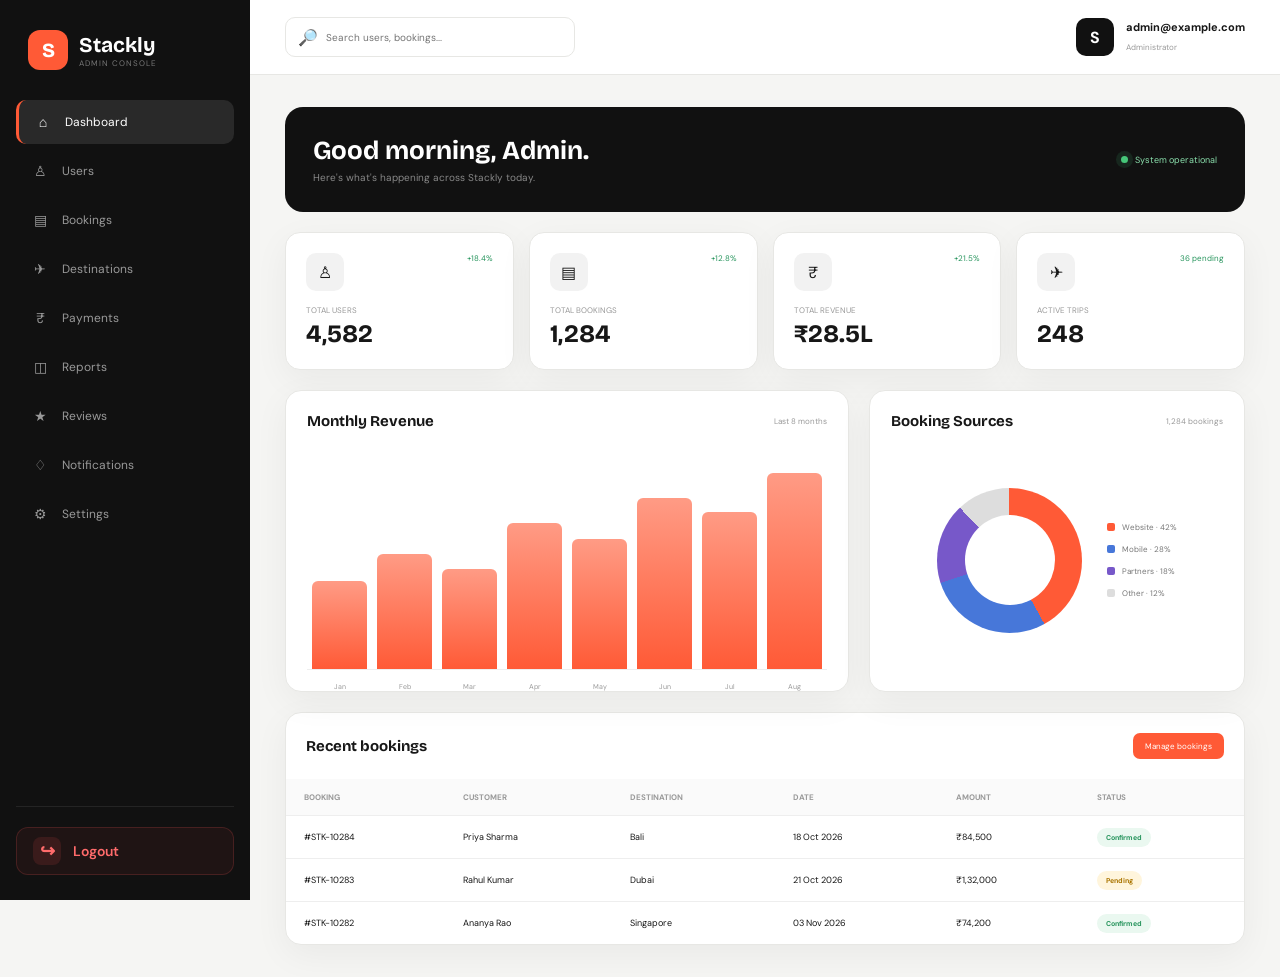
<file: admin-dashboard.html>
<!DOCTYPE html>
<html lang="en">

<head>

<meta charset="UTF-8">

<meta
    name="viewport"
    content="width=device-width, initial-scale=1.0"
>

<title>Stackly — Admin Dashboard</title>

<link
    rel="preconnect"
    href="https://fonts.googleapis.com"
>

<link
    rel="preconnect"
    href="https://fonts.gstatic.com"
    crossorigin
>

<link
    href="https://fonts.googleapis.com/css2?family=Bricolage+Grotesque:wght@400;500;600;700;800&family=DM+Sans:wght@400;500;600;700&display=swap"
    rel="stylesheet"
>


<style>

:root{

    --black:#111111;
    --dark:#181818;
    --orange:#ff5a36;

    --bg:#f5f5f3;
    --white:#fff;

    --text:#171717;
    --muted:#858585;

    --border:#e7e7e4;

    --green:#26945c;
    --red:#dc4b42;
    --blue:#4777d9;
    --purple:#7758c9;

    --shadow:
        0 10px 35px rgba(0,0,0,.05);

}


*{
    margin:0;
    padding:0;
    box-sizing:border-box;
}


body{

    font-family:
        "DM Sans",
        sans-serif;

    background:var(--bg);

    color:var(--text);

}


button,
input,
select{

    font:inherit;

}


button{

    cursor:pointer;

}


a{

    text-decoration:none;

    color:inherit;

}


/* =========================================================
   SIDEBAR
========================================================= */

.sidebar{

    position:fixed;

    left:0;
    top:0;
    bottom:0;

    width:250px;

    background:#111;

    color:#fff;

    z-index:1000;

    padding:25px 16px;

    display:flex;

    flex-direction:column;

}


.logo{

    display:flex;

    align-items:center;

    gap:11px;

    padding:
        5px 12px 30px;

}


.logo-icon{

    width:40px;
    height:40px;

    border-radius:12px;

    background:var(--orange);

    display:grid;

    place-items:center;

    font-family:
        "Bricolage Grotesque";

    font-weight:800;

    font-size:20px;

}


.logo strong{

    font-family:
        "Bricolage Grotesque";

    font-size:21px;

}


.logo small{

    display:block;

    color:#777;

    font-size:8px;

    letter-spacing:1px;

    text-transform:uppercase;

}


.nav{

    display:flex;

    flex-direction:column;

    gap:5px;

}


.nav button{

    width:100%;

    border:0;

    background:transparent;

    color:#999;

    padding:13px 14px;

    border-radius:10px;

    display:flex;

    align-items:center;

    gap:12px;

    text-align:left;

    font-size:12px;

    transition:.25s;

}


.nav button:hover{

    color:#fff;

    background:#1d1d1d;

}


.nav button.active{

    color:#fff;

    background:#292929;

    border-left:
        3px solid var(--orange);

}


.nav-icon{

    width:20px;

    text-align:center;

    font-size:14px;

}


.sidebar-bottom{

    margin-top:auto;

}


.logout{

    color:#ff9180!important;

}


/* =========================================================
   MAIN
========================================================= */

.main{

    margin-left:250px;

    min-height:100vh;

}


.topbar{

    height:75px;

    background:#fff;

    border-bottom:
        1px solid var(--border);

    display:flex;

    align-items:center;

    justify-content:space-between;

    padding:
        0 35px;

    position:sticky;

    top:0;

    z-index:500;

}


.mobile-menu{

    display:none;

    width:40px;
    height:40px;

    border:0;

    border-radius:10px;

    background:#111;

    color:#fff;

    font-size:19px;

}


.search{

    width:290px;

    height:40px;

    border:
        1px solid var(--border);

    border-radius:10px;

    display:flex;

    align-items:center;

    padding:
        0 12px;

    gap:8px;

}


.search input{

    border:0;

    outline:0;

    width:100%;

    font-size:10px;

}


.admin-info{

    display:flex;

    align-items:center;

    gap:12px;

}


.admin-avatar{

    width:38px;
    height:38px;

    border-radius:10px;

    background:#111;

    color:#fff;

    display:grid;

    place-items:center;

    font-weight:700;

}


.admin-info strong{

    display:block;

    font-size:11px;

}


.admin-info span{

    color:#999;

    font-size:8px;

}


/* =========================================================
   CONTENT
========================================================= */

.content{

    padding:
        32px 35px;

}


.page{

    display:none;

}


.page.active{

    display:block;

    animation:
        pageIn .3s ease;

}


@keyframes pageIn{

    from{
        opacity:0;
        transform:translateY(8px);
    }

    to{
        opacity:1;
        transform:translateY(0);
    }

}


.page-heading{

    margin-bottom:25px;

}


.page-heading h1{

    font-family:
        "Bricolage Grotesque";

    font-size:30px;

    letter-spacing:-1px;

}


.page-heading p{

    margin-top:5px;

    color:#888;

    font-size:10px;

}


/* =========================================================
   ADMIN HERO
========================================================= */

.admin-hero{

    background:#111;

    color:#fff;

    padding:28px;

    border-radius:18px;

    margin-bottom:20px;

    display:flex;

    justify-content:space-between;

    align-items:center;

}


.admin-hero h1{

    font-family:
        "Bricolage Grotesque";

    font-size:26px;

}


.admin-hero p{

    color:#888;

    font-size:10px;

    margin-top:5px;

}


.live{

    display:flex;

    align-items:center;

    gap:7px;

    color:#8be0ad;

    font-size:9px;

}


.live-dot{

    width:7px;
    height:7px;

    border-radius:50%;

    background:#46c779;

    box-shadow:
        0 0 0 5px
        rgba(70,199,121,.12);

}


/* =========================================================
   STATISTICS
========================================================= */

.stats{

    display:grid;

    grid-template-columns:
        repeat(4,1fr);

    gap:15px;

    margin-bottom:20px;

}


.stat{

    background:#fff;

    border:
        1px solid var(--border);

    border-radius:15px;

    padding:20px;

    box-shadow:var(--shadow);

}


.stat-head{

    display:flex;

    justify-content:space-between;

}


.stat-icon{

    width:38px;
    height:38px;

    display:grid;

    place-items:center;

    border-radius:10px;

    background:#f2f2f2;

}


.stat small{

    display:block;

    color:#999;

    font-size:8px;

    margin-top:14px;

}


.stat strong{

    display:block;

    font-family:
        "Bricolage Grotesque";

    font-size:25px;

    margin-top:4px;

}


.stat-change{

    font-size:8px;

    color:var(--green);

}


/* =========================================================
   CHART GRID
========================================================= */

.chart-grid{

    display:grid;

    grid-template-columns:
        1.5fr 1fr;

    gap:20px;

    margin-bottom:20px;

}


.card{

    background:#fff;

    border:
        1px solid var(--border);

    border-radius:16px;

    padding:21px;

    box-shadow:var(--shadow);

}


.card-title{

    display:flex;

    align-items:center;

    justify-content:space-between;

    margin-bottom:20px;

}


.card-title h3{

    font-family:
        "Bricolage Grotesque";

    font-size:15px;

}


.card-title span{

    color:#999;

    font-size:8px;

}


/* =========================================================
   REVENUE CHART
========================================================= */

.revenue-chart{

    height:220px;

    display:flex;

    align-items:flex-end;

    gap:10px;

    border-bottom:
        1px solid #eee;

    padding:
        10px 5px 0;

}


.revenue-bar{

    flex:1;

    background:
        linear-gradient(
            to top,
            #ff5a36,
            #ff9b85
        );

    border-radius:
        6px 6px 0 0;

    position:relative;

    min-height:20px;

}


.revenue-bar span{

    position:absolute;

    bottom:-22px;

    left:50%;

    transform:
        translateX(-50%);

    color:#999;

    font-size:7px;

}


/* =========================================================
   DONUT
========================================================= */

.donut-wrap{

    display:flex;

    align-items:center;

    justify-content:center;

    gap:25px;

    height:220px;

}


.donut{

    width:145px;
    height:145px;

    border-radius:50%;

    background:
        conic-gradient(
            var(--orange) 0 42%,
            var(--blue) 42% 70%,
            var(--purple) 70% 88%,
            #ddd 88% 100%
        );

    display:grid;

    place-items:center;

}


.donut:after{

    content:"";

    width:90px;
    height:90px;

    background:#fff;

    border-radius:50%;

}


.legend{

    display:flex;

    flex-direction:column;

    gap:12px;

}


.legend div{

    display:flex;

    align-items:center;

    gap:7px;

    font-size:8px;

    color:#777;

}


.legend i{

    width:8px;
    height:8px;

    border-radius:2px;

    display:block;

}


.l1{background:var(--orange);}
.l2{background:var(--blue);}
.l3{background:var(--purple);}
.l4{background:#ddd;}


/* =========================================================
   TABLE
========================================================= */

.table-card{

    background:#fff;

    border:
        1px solid var(--border);

    border-radius:16px;

    overflow:hidden;

    box-shadow:var(--shadow);

}


.table-head{

    padding:20px;

    display:flex;

    align-items:center;

    justify-content:space-between;

}


.table-head h3{

    font-family:
        "Bricolage Grotesque";

    font-size:15px;

}


.table-head button{

    border:0;

    background:var(--orange);

    color:#fff;

    padding:
        8px 12px;

    border-radius:7px;

    font-size:8px;

}


.table-wrap{

    overflow-x:auto;

}


table{

    width:100%;

    border-collapse:collapse;

    min-width:700px;

}


th{

    padding:
        13px 18px;

    background:#fafafa;

    color:#999;

    font-size:8px;

    text-transform:uppercase;

    text-align:left;

}


td{

    padding:
        15px 18px;

    border-top:
        1px solid #eee;

    font-size:9px;

}


.status{

    padding:
        5px 9px;

    border-radius:20px;

    font-size:7px;

    font-weight:700;

}


.active-status{

    background:#eaf8f0;

    color:var(--green);

}


.pending{

    background:#fff5dc;

    color:#aa7500;

}


.blocked{

    background:#ffeded;

    color:var(--red);

}


.actions{

    display:flex;

    gap:5px;

}


.action{

    border:0;

    padding:
        6px 9px;

    border-radius:6px;

    font-size:7px;

}


.view{

    background:#eef3ff;

    color:var(--blue);

}


.edit{

    background:#fff5e9;

    color:#b36b00;

}


.delete{

    background:#fff0ef;

    color:var(--red);

}


/* =========================================================
   FILTERS
========================================================= */

.filters{

    display:flex;

    gap:7px;

    margin-bottom:15px;

}


.filter{

    border:
        1px solid var(--border);

    background:#fff;

    padding:
        8px 13px;

    border-radius:8px;

    color:#888;

    font-size:8px;

}


.filter.active{

    background:#111;

    color:#fff;

    border-color:#111;

}


/* =========================================================
   DESTINATIONS
========================================================= */

.destination-grid{

    display:grid;

    grid-template-columns:
        repeat(3,1fr);

    gap:18px;

}


.destination{

    background:#fff;

    border:
        1px solid var(--border);

    border-radius:16px;

    overflow:hidden;

    box-shadow:var(--shadow);

}


.destination-image{

    height:130px;

    background:
        linear-gradient(
            180deg,
            transparent,
            rgba(0,0,0,.65)
        ),
        url("img/blog-1.webp")
        center/cover;

}


.destination-body{

    padding:17px;

}


.destination-body h3{

    font-family:
        "Bricolage Grotesque";

    font-size:17px;

}


.destination-body p{

    color:#999;

    font-size:8px;

    margin-top:4px;

}


.destination-meta{

    display:flex;

    justify-content:space-between;

    margin-top:14px;

    font-size:8px;

}


.destination-actions{

    display:flex;

    gap:6px;

    margin-top:14px;

}


.destination-actions button{

    flex:1;

}


/* =========================================================
   REPORTS
========================================================= */

.report-grid{

    display:grid;

    grid-template-columns:
        repeat(2,1fr);

    gap:18px;

}


.report-card{

    background:#fff;

    border:
        1px solid var(--border);

    border-radius:16px;

    padding:22px;

}


.report-card h3{

    font-family:
        "Bricolage Grotesque";

    font-size:16px;

}


.report-card p{

    color:#999;

    font-size:9px;

    margin-top:5px;

}


.report-number{

    margin-top:22px;

    font-family:
        "Bricolage Grotesque";

    font-size:32px;

}


.progress{

    height:7px;

    border-radius:10px;

    background:#eee;

    margin-top:15px;

    overflow:hidden;

}


.progress span{

    display:block;

    height:100%;

    background:var(--orange);

    border-radius:10px;

}


/* =========================================================
   REVIEWS
========================================================= */

.review-list{

    display:flex;

    flex-direction:column;

    gap:12px;

}


.review{

    background:#fff;

    border:
        1px solid var(--border);

    border-radius:14px;

    padding:18px;

}


.review-top{

    display:flex;

    justify-content:space-between;

}


.review-user{

    display:flex;

    gap:10px;

    align-items:center;

}


.review-avatar{

    width:35px;
    height:35px;

    border-radius:50%;

    background:#eee;

    display:grid;

    place-items:center;

    font-size:10px;

    font-weight:700;

}


.review-user strong{

    display:block;

    font-size:10px;

}


.review-user span{

    color:#999;

    font-size:8px;

}


.stars{

    color:#f4a72c;

    font-size:11px;

}


.review p{

    color:#777;

    font-size:9px;

    line-height:1.6;

    margin-top:12px;

}


.review-actions{

    margin-top:12px;

    display:flex;

    gap:7px;

}


/* =========================================================
   SETTINGS
========================================================= */

.settings-grid{

    display:grid;

    grid-template-columns:
        1fr 1fr;

    gap:18px;

}


.setting{

    background:#fff;

    border:
        1px solid var(--border);

    border-radius:16px;

    padding:22px;

}


.setting h3{

    font-family:
        "Bricolage Grotesque";

    font-size:15px;

    margin-bottom:18px;

}


.setting-row{

    display:flex;

    justify-content:space-between;

    align-items:center;

    padding:
        14px 0;

    border-top:
        1px solid #eee;

}


.setting-row span{

    font-size:10px;

}


.setting-row small{

    display:block;

    color:#999;

    font-size:8px;

    margin-top:3px;

}


.toggle{

    width:40px;
    height:22px;

    border:0;

    border-radius:20px;

    background:#ddd;

    position:relative;

}


.toggle:after{

    content:"";

    position:absolute;

    width:16px;
    height:16px;

    border-radius:50%;

    background:#fff;

    top:3px;
    left:3px;

    transition:.2s;

}


.toggle.on{

    background:var(--orange);

}


.toggle.on:after{

    left:21px;

}


/* =========================================================
   RESPONSIVE
========================================================= */

@media(max-width:1000px){

    .sidebar{
        transform:
            translateX(-100%);

        transition:.3s;

    }


    .sidebar.open{

        transform:
            translateX(0);

    }


    .main{

        margin-left:0;

    }


    .mobile-menu{

        display:block;

    }


    .search{

        display:none;

    }


    .topbar{

        padding:
            0 18px;

    }


    .content{

        padding:
            22px 18px;

    }


    .stats{

        grid-template-columns:
            repeat(2,1fr);

    }


    .chart-grid{

        grid-template-columns:
            1fr;

    }


    .destination-grid{

        grid-template-columns:
            repeat(2,1fr);

    }

}


@media(max-width:600px){

    .admin-info > div:not(.admin-avatar){
        display:block;
        min-width:0;
        max-width:145px;
    }

    .admin-info strong{
        display:block;
        overflow:hidden;
        text-overflow:ellipsis;
        white-space:nowrap;

    }


    .admin-hero{

        display:block;

    }


    .live{

        margin-top:15px;

    }


    .stats{

        gap:10px;

    }


    .stat{

        padding:15px;

    }


    .stat strong{

        font-size:21px;

    }


    .destination-grid{

        grid-template-columns:
            1fr;

    }


    .report-grid{

        grid-template-columns:
            1fr;

    }


    .settings-grid{

        grid-template-columns:
            1fr;

    }


    .page-heading h1{

        font-size:25px;

    }

}
.sidebar-bottom {
    margin-top: auto;
    padding-top: 20px;
    border-top: 1px solid rgba(255,255,255,0.08);
}

.logout-btn {
    width: 100%;
    height: 48px;
    border: 1px solid rgba(255, 90, 90, 0.18);
    border-radius: 12px;
    background: rgba(255, 70, 70, 0.06);
    color: #ff6b6b;
    display: flex;
    align-items: center;
    justify-content: flex-start;
    gap: 12px;
    padding: 0 16px;
    font-size: 14px;
    font-weight: 600;
    cursor: pointer;
    transition: all 0.25s ease;
}

.logout-icon {
    width: 28px;
    height: 28px;
    border-radius: 8px;
    display: flex;
    align-items: center;
    justify-content: center;
    background: rgba(255, 80, 80, 0.12);
    font-size: 18px;
    font-weight: 700;
    transition: all 0.25s ease;
}

.logout-btn:hover {
    background: #ff4d4d;
    border-color: #ff4d4d;
    color: #fff;
    transform: translateY(-2px);
    box-shadow: 0 8px 20px rgba(255, 77, 77, 0.20);
}

.logout-btn:hover .logout-icon {
    background: rgba(255,255,255,0.18);
    transform: translateX(3px);
}

.logout-btn:active {
    transform: translateY(0);
}
</style>

</head>


<body>


<!-- =====================================================
     ADMIN SIDEBAR
====================================================== -->

<aside class="sidebar" id="sidebar">


    <a
        class="logo"
        href="#"
        onclick="showPage('dashboard');return false;"
    >

        <span class="logo-icon">
            S
        </span>

        <span>

            <strong>
                Stackly
            </strong>

            <small>
                Admin Console
            </small>

        </span>

    </a>


    <nav class="nav">


        <button
            class="active"
            data-page="dashboard"
        >
            <span class="nav-icon">⌂</span>
            Dashboard
        </button>


        <button data-page="users">
            <span class="nav-icon">♙</span>
            Users
        </button>


        <button data-page="bookings">
            <span class="nav-icon">▤</span>
            Bookings
        </button>


        <button data-page="destinations">
            <span class="nav-icon">✈</span>
            Destinations
        </button>


        <button data-page="payments">
            <span class="nav-icon">₹</span>
            Payments
        </button>


        <button data-page="reports">
            <span class="nav-icon">◫</span>
            Reports
        </button>


        <button data-page="reviews">
            <span class="nav-icon">★</span>
            Reviews
        </button>


        <button data-page="notifications">
            <span class="nav-icon">♢</span>
            Notifications
        </button>


        <button data-page="settings">
            <span class="nav-icon">⚙</span>
            Settings
        </button>


    </nav>


<div class="sidebar-bottom">
    <button class="logout-btn" onclick="logout()">
        <span class="logout-icon">↪</span>
        <span>Logout</span>
    </button>
</div>
    </div>


</aside>


<!-- =====================================================
     MAIN
====================================================== -->

<div class="main">


    <header class="topbar">


        <button
            class="mobile-menu"
            id="menuBtn"
        >
            ☰
        </button>


        <div class="search">

            🔎

            <input
                type="text"
                placeholder="Search users, bookings..."
            >

        </div>


        <div class="admin-info">


            <div class="admin-avatar">
                S
            </div>


            <div>

                <strong id="adminEmail">
                    admin@example.com
                </strong>

                <span>
                    Administrator
                </span>

            </div>


        </div>


    </header>



    <main class="content">


        <!-- =================================================
             DASHBOARD
        ================================================== -->

        <section
            class="page active"
            id="dashboard"
        >


            <div class="admin-hero">

                <div>

                    <h1>
                        Good morning, Admin.
                    </h1>

                    <p>
                        Here's what's happening across Stackly today.
                    </p>

                </div>


                <div class="live">

                    <span class="live-dot"></span>

                    System operational

                </div>

            </div>



            <div class="stats">


                <div class="stat">

                    <div class="stat-head">

                        <span class="stat-icon">
                            ♙
                        </span>

                        <span class="stat-change">
                            +18.4%
                        </span>

                    </div>

                    <small>
                        TOTAL USERS
                    </small>

                    <strong>
                        4,582
                    </strong>

                </div>


                <div class="stat">

                    <div class="stat-head">

                        <span class="stat-icon">
                            ▤
                        </span>

                        <span class="stat-change">
                            +12.8%
                        </span>

                    </div>

                    <small>
                        TOTAL BOOKINGS
                    </small>

                    <strong>
                        1,284
                    </strong>

                </div>


                <div class="stat">

                    <div class="stat-head">

                        <span class="stat-icon">
                            ₹
                        </span>

                        <span class="stat-change">
                            +21.5%
                        </span>

                    </div>

                    <small>
                        TOTAL REVENUE
                    </small>

                    <strong>
                        ₹28.5L
                    </strong>

                </div>


                <div class="stat">

                    <div class="stat-head">

                        <span class="stat-icon">
                            ✈
                        </span>

                        <span class="stat-change">
                            36 pending
                        </span>

                    </div>

                    <small>
                        ACTIVE TRIPS
                    </small>

                    <strong>
                        248
                    </strong>

                </div>


            </div>



            <div class="chart-grid">


                <div class="card">

                    <div class="card-title">

                        <h3>
                            Monthly Revenue
                        </h3>

                        <span>
                            Last 8 months
                        </span>

                    </div>


                    <div class="revenue-chart">

                        <div
                            class="revenue-bar"
                            style="height:42%"
                        >
                            <span>Jan</span>
                        </div>

                        <div
                            class="revenue-bar"
                            style="height:55%"
                        >
                            <span>Feb</span>
                        </div>

                        <div
                            class="revenue-bar"
                            style="height:48%"
                        >
                            <span>Mar</span>
                        </div>

                        <div
                            class="revenue-bar"
                            style="height:70%"
                        >
                            <span>Apr</span>
                        </div>

                        <div
                            class="revenue-bar"
                            style="height:62%"
                        >
                            <span>May</span>
                        </div>

                        <div
                            class="revenue-bar"
                            style="height:82%"
                        >
                            <span>Jun</span>
                        </div>

                        <div
                            class="revenue-bar"
                            style="height:75%"
                        >
                            <span>Jul</span>
                        </div>

                        <div
                            class="revenue-bar"
                            style="height:94%"
                        >
                            <span>Aug</span>
                        </div>

                    </div>

                </div>



                <div class="card">

                    <div class="card-title">

                        <h3>
                            Booking Sources
                        </h3>

                        <span>
                            1,284 bookings
                        </span>

                    </div>


                    <div class="donut-wrap">

                        <div class="donut"></div>


                        <div class="legend">

                            <div>
                                <i class="l1"></i>
                                Website · 42%
                            </div>

                            <div>
                                <i class="l2"></i>
                                Mobile · 28%
                            </div>

                            <div>
                                <i class="l3"></i>
                                Partners · 18%
                            </div>

                            <div>
                                <i class="l4"></i>
                                Other · 12%
                            </div>

                        </div>

                    </div>

                </div>


            </div>



            <div class="table-card">


                <div class="table-head">

                    <h3>
                        Recent bookings
                    </h3>

                    <button
                        onclick="showPage('bookings')"
                    >
                        Manage bookings
                    </button>

                </div>


                <div class="table-wrap">


                    <table>


                        <thead>

                            <tr>

                                <th>
                                    Booking
                                </th>

                                <th>
                                    Customer
                                </th>

                                <th>
                                    Destination
                                </th>

                                <th>
                                    Date
                                </th>

                                <th>
                                    Amount
                                </th>

                                <th>
                                    Status
                                </th>

                            </tr>

                        </thead>


                        <tbody>


                            <tr>

                                <td>
                                    #STK-10284
                                </td>

                                <td>
                                    Priya Sharma
                                </td>

                                <td>
                                    Bali
                                </td>

                                <td>
                                    18 Oct 2026
                                </td>

                                <td>
                                    ₹84,500
                                </td>

                                <td>
                                    <span class="status active-status">
                                        Confirmed
                                    </span>
                                </td>

                            </tr>


                            <tr>

                                <td>
                                    #STK-10283
                                </td>

                                <td>
                                    Rahul Kumar
                                </td>

                                <td>
                                    Dubai
                                </td>

                                <td>
                                    21 Oct 2026
                                </td>

                                <td>
                                    ₹1,32,000
                                </td>

                                <td>
                                    <span class="status pending">
                                        Pending
                                    </span>
                                </td>

                            </tr>


                            <tr>

                                <td>
                                    #STK-10282
                                </td>

                                <td>
                                    Ananya Rao
                                </td>

                                <td>
                                    Singapore
                                </td>

                                <td>
                                    03 Nov 2026
                                </td>

                                <td>
                                    ₹74,200
                                </td>

                                <td>
                                    <span class="status active-status">
                                        Confirmed
                                    </span>
                                </td>

                            </tr>


                        </tbody>


                    </table>


                </div>


            </div>


        </section>



        <!-- =================================================
             USERS
        ================================================== -->

        <section
            class="page"
            id="users"
        >


            <div class="page-heading">

                <h1>
                    User Management
                </h1>

                <p>
                    Manage Stackly travellers and account access.
                </p>

            </div>


            <div class="table-card">


                <div class="table-head">

                    <h3>
                        4,582 registered users
                    </h3>

                    <button>
                        + Add User
                    </button>

                </div>


                <div class="table-wrap">


                    <table>

                        <thead>

                            <tr>

                                <th>
                                    User ID
                                </th>

                                <th>
                                    Name
                                </th>

                                <th>
                                    Email
                                </th>

                                <th>
                                    Phone
                                </th>

                                <th>
                                    Registered
                                </th>

                                <th>
                                    Status
                                </th>

                                <th>
                                    Actions
                                </th>

                            </tr>

                        </thead>


                        <tbody>


                            <tr>

                                <td>
                                    #USR-4821
                                </td>

                                <td>
                                    Priya Sharma
                                </td>

                                <td>
                                    priya@gmail.com
                                </td>

                                <td>
                                    +91 98765 12345
                                </td>

                                <td>
                                    12 Aug 2026
                                </td>

                                <td>
                                    <span class="status active-status">
                                        Active
                                    </span>
                                </td>

                                <td>

                                    <div class="actions">

                                        <button
                                            class="action view"
                                            onclick="alert('Viewing Priya Sharma')"
                                        >
                                            View
                                        </button>

                                        <button
                                            class="action edit"
                                            onclick="alert('Edit user')"
                                        >
                                            Edit
                                        </button>

                                        <button
                                            class="action delete"
                                            onclick="deleteRow(this)"
                                        >
                                            Delete
                                        </button>

                                    </div>

                                </td>

                            </tr>


                            <tr>

                                <td>
                                    #USR-4819
                                </td>

                                <td>
                                    Rahul Kumar
                                </td>

                                <td>
                                    rahul@gmail.com
                                </td>

                                <td>
                                    +91 99887 44556
                                </td>

                                <td>
                                    08 Aug 2026
                                </td>

                                <td>
                                    <span class="status active-status">
                                        Active
                                    </span>
                                </td>

                                <td>

                                    <div class="actions">

                                        <button class="action view">
                                            View
                                        </button>

                                        <button class="action edit">
                                            Edit
                                        </button>

                                        <button
                                            class="action delete"
                                            onclick="deleteRow(this)"
                                        >
                                            Delete
                                        </button>

                                    </div>

                                </td>

                            </tr>


                            <tr>

                                <td>
                                    #USR-4798
                                </td>

                                <td>
                                    Arjun Menon
                                </td>

                                <td>
                                    arjun@gmail.com
                                </td>

                                <td>
                                    +91 91234 56789
                                </td>

                                <td>
                                    29 Jul 2026
                                </td>

                                <td>
                                    <span class="status blocked">
                                        Blocked
                                    </span>
                                </td>

                                <td>

                                    <div class="actions">

                                        <button class="action view">
                                            View
                                        </button>

                                        <button class="action edit">
                                            Edit
                                        </button>

                                        <button
                                            class="action delete"
                                            onclick="deleteRow(this)"
                                        >
                                            Delete
                                        </button>

                                    </div>

                                </td>

                            </tr>


                        </tbody>

                    </table>


                </div>

            </div>


        </section>



        <!-- =================================================
             BOOKINGS
        ================================================== -->

        <section
            class="page"
            id="bookings"
        >


            <div class="page-heading">

                <h1>
                    Booking Management
                </h1>

                <p>
                    Monitor and manage all customer reservations.
                </p>

            </div>


            <div class="filters">

                <button class="filter active">
                    All
                </button>

                <button class="filter">
                    Confirmed
                </button>

                <button class="filter">
                    Pending
                </button>

                <button class="filter">
                    Cancelled
                </button>

            </div>


            <div class="table-card">


                <div class="table-wrap">

                    <table>

                        <thead>

                            <tr>

                                <th>
                                    Booking ID
                                </th>

                                <th>
                                    Customer
                                </th>

                                <th>
                                    Destination
                                </th>

                                <th>
                                    Date
                                </th>

                                <th>
                                    Amount
                                </th>

                                <th>
                                    Status
                                </th>

                                <th>
                                    Actions
                                </th>

                            </tr>

                        </thead>


                        <tbody>


                            <tr>

                                <td>#STK-10284</td>

                                <td>Priya Sharma</td>

                                <td>Bali</td>

                                <td>18 Oct 2026</td>

                                <td>₹84,500</td>

                                <td>
                                    <span class="status active-status">
                                        Confirmed
                                    </span>
                                </td>

                                <td>
                                    <button class="action view">
                                        View
                                    </button>
                                </td>

                            </tr>


                            <tr>

                                <td>#STK-10283</td>

                                <td>Rahul Kumar</td>

                                <td>Dubai</td>

                                <td>21 Oct 2026</td>

                                <td>₹1,32,000</td>

                                <td>
                                    <span class="status pending">
                                        Pending
                                    </span>
                                </td>

                                <td>
                                    <button class="action edit">
                                        Review
                                    </button>
                                </td>

                            </tr>


                            <tr>

                                <td>#STK-10276</td>

                                <td>Meera Iyer</td>

                                <td>Maldives</td>

                                <td>10 Nov 2026</td>

                                <td>₹98,600</td>

                                <td>
                                    <span class="status blocked">
                                        Cancelled
                                    </span>
                                </td>

                                <td>
                                    <button class="action view">
                                        View
                                    </button>
                                </td>

                            </tr>


                        </tbody>

                    </table>

                </div>

            </div>


        </section>



        <!-- =================================================
             DESTINATIONS
        ================================================== -->

        <section
            class="page"
            id="destinations"
        >


            <div class="page-heading">

                <h1>
                    Destinations
                </h1>

                <p>
                    Manage destinations and travel packages.
                </p>

            </div>


            <div
                style="
                display:flex;
                justify-content:flex-end;
                margin-bottom:15px;
                "
            >

                <button
                    class="table-head button"
                    style="
                    border:0;
                    background:#111;
                    color:#fff;
                    padding:10px 15px;
                    border-radius:8px;
                    font-size:9px;
                    "
                >
                    + Add Destination
                </button>

            </div>


            <div class="destination-grid">


                <div class="destination">

                    <div class="destination-image"></div>

                    <div class="destination-body">

                        <h3>
                            Bali
                        </h3>

                        <p>
                            Indonesia
                        </p>

                        <div class="destination-meta">

                            <span>
                                24 packages
                            </span>

                            <strong>
                                ₹42K+
                            </strong>

                        </div>

                        <div class="destination-actions">

                            <button class="action edit">
                                Edit
                            </button>

                            <button
                                class="action delete"
                                onclick="this.closest('.destination').remove()"
                            >
                                Delete
                            </button>

                        </div>

                    </div>

                </div>


                <div class="destination">

                    <div
                        class="destination-image"
                        style="
                        background-image:
                        linear-gradient(
                            180deg,
                            transparent,
                            rgba(0,0,0,.65)
                        ),
                        url('img/blog-2.webp');
                        "
                    ></div>

                    <div class="destination-body">

                        <h3>
                            Dubai
                        </h3>

                        <p>
                            UAE
                        </p>

                        <div class="destination-meta">

                            <span>
                                18 packages
                            </span>

                            <strong>
                                ₹56K+
                            </strong>

                        </div>

                        <div class="destination-actions">

                            <button class="action edit">
                                Edit
                            </button>

                            <button
                                class="action delete"
                                onclick="this.closest('.destination').remove()"
                            >
                                Delete
                            </button>

                        </div>

                    </div>

                </div>


                <div class="destination">

                    <div
                        class="destination-image"
                        style="
                        background-image:
                        linear-gradient(
                            180deg,
                            transparent,
                            rgba(0,0,0,.65)
                        ),
                        url('img/blog-3.webp');
                        "
                    ></div>

                    <div class="destination-body">

                        <h3>
                            Singapore
                        </h3>

                        <p>
                            Singapore
                        </p>

                        <div class="destination-meta">

                            <span>
                                16 packages
                            </span>

                            <strong>
                                ₹48K+
                            </strong>

                        </div>

                        <div class="destination-actions">

                            <button class="action edit">
                                Edit
                            </button>

                            <button
                                class="action delete"
                                onclick="this.closest('.destination').remove()"
                            >
                                Delete
                            </button>

                        </div>

                    </div>

                </div>


            </div>


        </section>



        <!-- =================================================
             PAYMENTS
        ================================================== -->

        <section
            class="page"
            id="payments"
        >


            <div class="page-heading">

                <h1>
                    Payment Management
                </h1>

                <p>
                    Monitor revenue and payment transactions.
                </p>

            </div>


            <div class="stats">


                <div class="stat">

                    <small>
                        TOTAL REVENUE
                    </small>

                    <strong>
                        ₹28.5L
                    </strong>

                    <span class="stat-change">
                        +21.5%
                    </span>

                </div>


                <div class="stat">

                    <small>
                        SUCCESSFUL
                    </small>

                    <strong>
                        ₹26.8L
                    </strong>

                    <span class="stat-change">
                        94.2%
                    </span>

                </div>


                <div class="stat">

                    <small>
                        PENDING
                    </small>

                    <strong>
                        ₹1.2L
                    </strong>

                    <span class="stat-change">
                        4.1%
                    </span>

                </div>


                <div class="stat">

                    <small>
                        FAILED
                    </small>

                    <strong>
                        ₹50K
                    </strong>

                    <span class="stat-change">
                        1.7%
                    </span>

                </div>


            </div>


            <div class="table-card">


                <div class="table-wrap">

                    <table>

                        <thead>

                            <tr>

                                <th>
                                    Transaction
                                </th>

                                <th>
                                    Customer
                                </th>

                                <th>
                                    Booking
                                </th>

                                <th>
                                    Amount
                                </th>

                                <th>
                                    Method
                                </th>

                                <th>
                                    Date
                                </th>

                                <th>
                                    Status
                                </th>

                            </tr>

                        </thead>


                        <tbody>

                            <tr>

                                <td>#TXN-92821</td>

                                <td>Priya Sharma</td>

                                <td>#STK-10284</td>

                                <td>₹84,500</td>

                                <td>UPI</td>

                                <td>02 Sep 2026</td>

                                <td>
                                    <span class="status active-status">
                                        Successful
                                    </span>
                                </td>

                            </tr>


                            <tr>

                                <td>#TXN-92812</td>

                                <td>Rahul Kumar</td>

                                <td>#STK-10283</td>

                                <td>₹1,32,000</td>

                                <td>Card</td>

                                <td>01 Sep 2026</td>

                                <td>
                                    <span class="status pending">
                                        Pending
                                    </span>
                                </td>

                            </tr>

                        </tbody>

                    </table>

                </div>

            </div>


        </section>



        <!-- =================================================
             REPORTS
        ================================================== -->

        <section
            class="page"
            id="reports"
        >


            <div class="page-heading">

                <h1>
                    Reports & Analytics
                </h1>

                <p>
                    Performance reports across the Stackly platform.
                </p>

            </div>


            <div class="report-grid">


                <div class="report-card">

                    <h3>
                        Revenue Report
                    </h3>

                    <p>
                        Monthly revenue performance.
                    </p>

                    <div class="report-number">
                        ₹28.5L
                    </div>

                    <div class="progress">
                        <span style="width:82%"></span>
                    </div>

                    <p>
                        82% of annual target
                    </p>

                </div>


                <div class="report-card">

                    <h3>
                        Booking Report
                    </h3>

                    <p>
                        Total confirmed bookings.
                    </p>

                    <div class="report-number">
                        1,284
                    </div>

                    <div class="progress">
                        <span style="width:74%"></span>
                    </div>

                    <p>
                        74% growth target
                    </p>

                </div>


                <div class="report-card">

                    <h3>
                        User Growth
                    </h3>

                    <p>
                        New registrations this year.
                    </p>

                    <div class="report-number">
                        4,582
                    </div>

                    <div class="progress">
                        <span style="width:68%"></span>
                    </div>

                    <p>
                        +18.4% year over year
                    </p>

                </div>


                <div class="report-card">

                    <h3>
                        Destination Performance
                    </h3>

                    <p>
                        Best performing destination.
                    </p>

                    <div class="report-number">
                        Bali
                    </div>

                    <div class="progress">
                        <span style="width:91%"></span>
                    </div>

                    <p>
                        91% occupancy
                    </p>

                </div>


            </div>


        </section>



        <!-- =================================================
             REVIEWS
        ================================================== -->

        <section
            class="page"
            id="reviews"
        >


            <div class="page-heading">

                <h1>
                    Reviews
                </h1>

                <p>
                    Moderate customer reviews and ratings.
                </p>

            </div>


            <div class="review-list">


                <div class="review">

                    <div class="review-top">

                        <div class="review-user">

                            <div class="review-avatar">
                                PS
                            </div>

                            <div>

                                <strong>
                                    Priya Sharma
                                </strong>

                                <span>
                                    Bali · 02 Sep 2026
                                </span>

                            </div>

                        </div>


                        <div class="stars">
                            ★★★★★
                        </div>

                    </div>


                    <p>
                        Amazing experience from start to finish.
                        The booking process was smooth and the Bali
                        package was exactly as described.
                    </p>


                    <div class="review-actions">

                        <button
                            class="action view"
                            onclick="this.closest('.review').style.opacity='.5'"
                        >
                            Approve
                        </button>

                        <button
                            class="action edit"
                            onclick="this.closest('.review').style.display='none'"
                        >
                            Hide
                        </button>

                        <button
                            class="action delete"
                            onclick="this.closest('.review').remove()"
                        >
                            Delete
                        </button>

                    </div>

                </div>


                <div class="review">

                    <div class="review-top">

                        <div class="review-user">

                            <div class="review-avatar">
                                RK
                            </div>

                            <div>

                                <strong>
                                    Rahul Kumar
                                </strong>

                                <span>
                                    Dubai · 30 Aug 2026
                                </span>

                            </div>

                        </div>


                        <div class="stars">
                            ★★★★☆
                        </div>

                    </div>


                    <p>
                        Great hotel and excellent customer support.
                        Would definitely book another trip through Stackly.
                    </p>


                    <div class="review-actions">

                        <button class="action view">
                            Approve
                        </button>

                        <button class="action edit">
                            Hide
                        </button>

                        <button
                            class="action delete"
                            onclick="this.closest('.review').remove()"
                        >
                            Delete
                        </button>

                    </div>

                </div>


            </div>


        </section>



        <!-- =================================================
             NOTIFICATIONS
        ================================================== -->

        <section
            class="page"
            id="notifications"
        >


            <div class="page-heading">

                <h1>
                    Admin Notifications
                </h1>

                <p>
                    Platform alerts and operational updates.
                </p>

            </div>


            <div class="review-list">


                <div class="review">

                    <strong>
                        ⚠ High booking volume
                    </strong>

                    <p>
                        Booking traffic is 32% higher than the
                        previous week.
                    </p>

                </div>


                <div class="review">

                    <strong>
                        ✓ Payment system operational
                    </strong>

                    <p>
                        All payment providers are currently operating normally.
                    </p>

                </div>


                <div class="review">

                    <strong>
                        ♙ 126 new users
                    </strong>

                    <p>
                        126 new traveller accounts were registered today.
                    </p>

                </div>


                <div class="review">

                    <strong>
                        ✈ New destination package
                    </strong>

                    <p>
                        A new Maldives package is awaiting approval.
                    </p>

                </div>


            </div>


        </section>



        <!-- =================================================
             SETTINGS
        ================================================== -->

        <section
            class="page"
            id="settings"
        >


            <div class="page-heading">

                <h1>
                    Admin Settings
                </h1>

                <p>
                    Configure platform and administrator preferences.
                </p>

            </div>


            <div class="settings-grid">


                <div class="setting">

                    <h3>
                        Platform Settings
                    </h3>


                    <div class="setting-row">

                        <div>

                            <span>
                                Booking system
                            </span>

                            <small>
                                Allow new bookings.
                            </small>

                        </div>

                        <button class="toggle on"></button>

                    </div>


                    <div class="setting-row">

                        <div>

                            <span>
                                New registrations
                            </span>

                            <small>
                                Allow users to create accounts.
                            </small>

                        </div>

                        <button class="toggle on"></button>

                    </div>


                </div>


                <div class="setting">

                    <h3>
                        Notifications
                    </h3>


                    <div class="setting-row">

                        <div>

                            <span>
                                Admin alerts
                            </span>

                            <small>
                                Receive operational alerts.
                            </small>

                        </div>

                        <button class="toggle on"></button>

                    </div>


                    <div class="setting-row">

                        <div>

                            <span>
                                Revenue reports
                            </span>

                            <small>
                                Receive weekly reports.
                            </small>

                        </div>

                        <button class="toggle"></button>

                    </div>


                </div>


                <div class="setting">

                    <h3>
                        Security
                    </h3>


                    <div class="setting-row">

                        <div>

                            <span>
                                Two-factor authentication
                            </span>

                            <small>
                                Protect administrator access.
                            </small>

                        </div>

                        <button class="toggle on"></button>

                    </div>


                    <div class="setting-row">

                        <div>

                            <span>
                                Login monitoring
                            </span>

                            <small>
                                Track administrator logins.
                            </small>

                        </div>

                        <button class="toggle on"></button>

                    </div>


                </div>


                <div class="setting">

                    <h3>
                        System Preferences
                    </h3>


                    <div class="setting-row">

                        <div>

                            <span>
                                Automatic backups
                            </span>

                            <small>
                                Backup platform data daily.
                            </small>

                        </div>

                        <button class="toggle on"></button>

                    </div>


                    <div class="setting-row">

                        <div>

                            <span>
                                Maintenance mode
                            </span>

                            <small>
                                Temporarily disable public access.
                            </small>

                        </div>

                        <button class="toggle"></button>

                    </div>


                </div>


            </div>


        </section>


    </main>


</div>



<script>

/* =========================================================
   EMAIL
========================================================= */

let adminEmail =
    localStorage.getItem("loggedInEmail");


if (!adminEmail) {

    const saved =
        localStorage.getItem("stacklyUser");

    if (saved) {

        try {

            const data =
                JSON.parse(saved);

            adminEmail =
                data.email;

        } catch(error){}

    }

}


/*
   Temporary fallback for direct testing.
*/

if (!adminEmail) {

    adminEmail =
        "admin@example.com";

}


document.getElementById(
    "adminEmail"
).textContent = adminEmail;


/* =========================================================
   NAVIGATION
========================================================= */

const buttons =
    document.querySelectorAll(
        ".nav button[data-page]"
    );


const pages =
    document.querySelectorAll(
        ".page"
    );


function showPage(name){

    pages.forEach(
        function(page){

            page.classList.remove(
                "active"
            );

        }
    );


    const target =
        document.getElementById(name);


    if(target){

        target.classList.add(
            "active"
        );

    }


    buttons.forEach(
        function(button){

            button.classList.remove(
                "active"
            );


            if(
                button.dataset.page === name
            ){

                button.classList.add(
                    "active"
                );

            }

        }
    );


    document
        .getElementById("sidebar")
        .classList.remove("open");


    window.scrollTo({
        top:0,
        behavior:"smooth"
    });

}


buttons.forEach(
    function(button){

        button.addEventListener(
            "click",
            function(){

                showPage(
                    button.dataset.page
                );

            }
        );

    }
);


/* =========================================================
   MOBILE MENU
========================================================= */

document
    .getElementById("menuBtn")
    .addEventListener(
        "click",
        function(){

            document
                .getElementById("sidebar")
                .classList.toggle(
                    "open"
                );

        }
    );


/* =========================================================
   TOGGLES
========================================================= */

document
    .querySelectorAll(".toggle")
    .forEach(
        function(toggle){

            toggle.addEventListener(
                "click",
                function(){

                    toggle.classList.toggle(
                        "on"
                    );

                }
            );

        }
    );


/* =========================================================
   FILTERS
========================================================= */

document
    .querySelectorAll(".filter")
    .forEach(
        function(filter){

            filter.addEventListener(
                "click",
                function(){

                    document
                        .querySelectorAll(".filter")
                        .forEach(
                            item =>
                            item.classList.remove(
                                "active"
                            )
                        );

                    filter.classList.add(
                        "active"
                    );

                }
            );

        }
    );


/* =========================================================
   DELETE TABLE ROW
========================================================= */

function deleteRow(button){

    const row =
        button.closest("tr");

    if(row){

        row.style.opacity = "0";

        setTimeout(
            function(){

                row.remove();

            },
            250
        );

    }

}


/* =========================================================
   LOGOUT
========================================================= */

document
    .getElementById("logoutBtn")
    .addEventListener(
        "click",
        function(){

            localStorage.removeItem(
                "loggedInEmail"
            );

            localStorage.removeItem(
                "stacklyUser"
            );

            sessionStorage.removeItem(
                "loggedInEmail"
            );

            sessionStorage.removeItem(
                "stacklyUser"
            );


            window.location.href =
                "login.html";

        }
    );
function logout() {
    localStorage.removeItem("loggedInEmail");
    localStorage.removeItem("loggedInRole");
    sessionStorage.clear();

    window.location.href = "login.html";
}
</script>

</body>

</html>
</file>
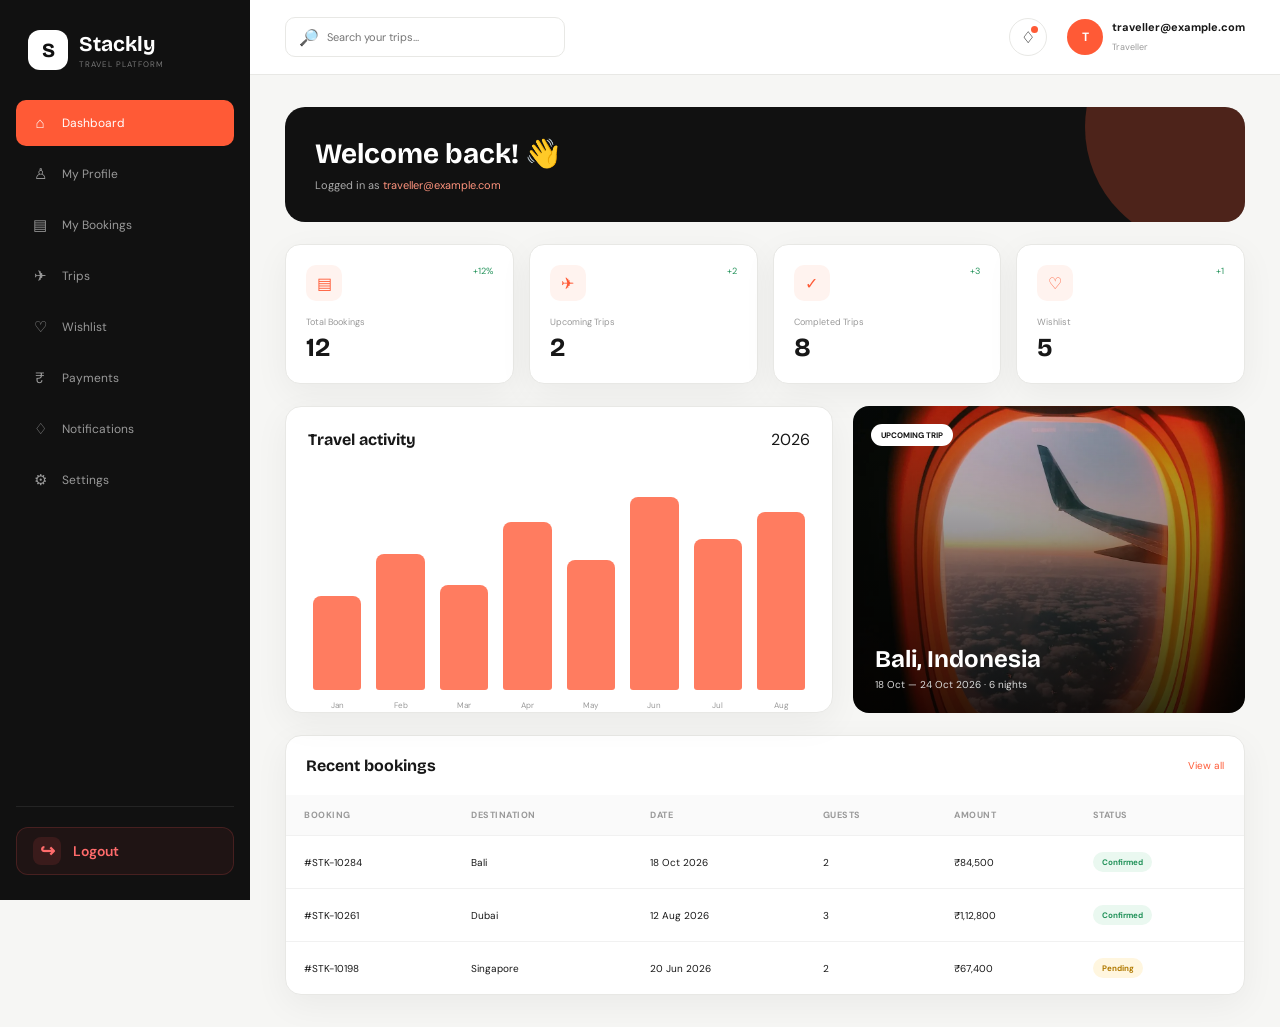
<file: client-dashboard.html>
<!DOCTYPE html>
<html lang="en">
<head>
<meta charset="UTF-8">
<meta name="viewport" content="width=device-width, initial-scale=1.0">
<title>Stackly — Client Dashboard</title>

<link rel="preconnect" href="https://fonts.googleapis.com">
<link rel="preconnect" href="https://fonts.gstatic.com" crossorigin>
<link href="https://fonts.googleapis.com/css2?family=Bricolage+Grotesque:wght@400;500;600;700;800&family=DM+Sans:wght@400;500;600;700&display=swap" rel="stylesheet">

<style>
:root{
    --black:#111111;
    --orange:#ff5a36;
    --orange-light:#fff3ef;
    --bg:#f6f6f4;
    --white:#fff;
    --text:#171717;
    --muted:#858585;
    --border:#e8e8e5;
    --green:#24935b;
    --red:#dc4b42;
    --blue:#4777d9;
    --shadow:0 10px 35px rgba(0,0,0,.05);
}

*{
    margin:0;
    padding:0;
    box-sizing:border-box;
}

body{
    font-family:"DM Sans",sans-serif;
    background:var(--bg);
    color:var(--text);
}

button,
input,
select{
    font:inherit;
}

button{
    cursor:pointer;
}

a{
    text-decoration:none;
    color:inherit;
}

/* ================= SIDEBAR ================= */

.sidebar{
    position:fixed;
    left:0;
    top:0;
    bottom:0;
    width:250px;
    background:#111;
    color:#fff;
    z-index:1000;
    display:flex;
    flex-direction:column;
    padding:25px 16px;
}

.logo{
    display:flex;
    align-items:center;
    gap:11px;
    padding:5px 12px 30px;
}

.logo-icon{
    width:40px;
    height:40px;
    border-radius:12px;
    background:#fff;
    color:#111;
    display:grid;
    place-items:center;
    font-family:"Bricolage Grotesque";
    font-size:20px;
    font-weight:800;
}

.logo strong{
    font-family:"Bricolage Grotesque";
    font-size:21px;
}

.logo small{
    display:block;
    color:#777;
    font-size:8px;
    text-transform:uppercase;
    letter-spacing:1px;
    margin-top:2px;
}

.nav{
    display:flex;
    flex-direction:column;
    gap:5px;
}

.nav button{
    width:100%;
    border:0;
    background:transparent;
    color:#999;
    padding:13px 14px;
    border-radius:10px;
    display:flex;
    align-items:center;
    gap:12px;
    text-align:left;
    font-size:12px;
    transition:.25s;
}

.nav button:hover{
    color:#fff;
    background:#1d1d1d;
}

.nav button.active{
    background:var(--orange);
    color:#fff;
}

.nav-icon{
    width:20px;
    text-align:center;
    font-size:15px;
}

.sidebar-bottom{
    margin-top:auto;
}

.logout{
    color:#ff9180!important;
}

.logout:hover{
    background:#291b19!important;
}

/* ================= MAIN ================= */

.main{
    margin-left:250px;
    min-height:100vh;
}

/* ================= TOPBAR ================= */

.topbar{
    height:75px;
    background:#fff;
    border-bottom:1px solid var(--border);
    display:flex;
    align-items:center;
    justify-content:space-between;
    padding:0 35px;
    position:sticky;
    top:0;
    z-index:500;
}

.mobile-menu{
    display:none;
    border:0;
    background:#111;
    color:#fff;
    width:40px;
    height:40px;
    border-radius:10px;
    font-size:20px;
}

.search{
    width:280px;
    height:40px;
    border:1px solid var(--border);
    border-radius:10px;
    display:flex;
    align-items:center;
    padding:0 13px;
    gap:8px;
}

.search input{
    border:0;
    outline:0;
    width:100%;
    font-size:11px;
}

.top-right{
    display:flex;
    align-items:center;
    gap:20px;
}

.notification{
    width:38px;
    height:38px;
    border-radius:50%;
    border:1px solid var(--border);
    background:#fff;
    position:relative;
}

.notification span{
    position:absolute;
    width:7px;
    height:7px;
    background:var(--orange);
    border-radius:50%;
    top:7px;
    right:8px;
}

.profile-mini{
    display:flex;
    align-items:center;
    gap:9px;
}

.avatar{
    width:36px;
    height:36px;
    border-radius:50%;
    background:var(--orange);
    color:#fff;
    display:grid;
    place-items:center;
    font-size:12px;
    font-weight:700;
}

.profile-mini strong{
    font-size:11px;
    display:block;
}

.profile-mini span{
    font-size:9px;
    color:#999;
}

/* ================= CONTENT ================= */

.content{
    padding:32px 35px;
}

.page{
    display:none;
}

.page.active{
    display:block;
    animation:fade .3s ease;
}

@keyframes fade{
    from{
        opacity:0;
        transform:translateY(8px);
    }
    to{
        opacity:1;
        transform:translateY(0);
    }
}

.page-title{
    display:flex;
    align-items:flex-end;
    justify-content:space-between;
    margin-bottom:25px;
}

.page-title h1{
    font-family:"Bricolage Grotesque";
    font-size:30px;
    letter-spacing:-1px;
}

.page-title p{
    color:var(--muted);
    font-size:11px;
    margin-top:5px;
}

/* ================= WELCOME ================= */

.welcome-card{
    background:#111;
    color:#fff;
    border-radius:20px;
    padding:30px;
    margin-bottom:22px;
    position:relative;
    overflow:hidden;
}

.welcome-card:after{
    content:"";
    position:absolute;
    width:240px;
    height:240px;
    border-radius:50%;
    background:rgba(255,90,54,.25);
    right:-80px;
    top:-100px;
}

.welcome-card h1{
    font-family:"Bricolage Grotesque";
    font-size:28px;
}

.welcome-card p{
    color:#aaa;
    margin-top:7px;
    font-size:11px;
}

.email-highlight{
    color:#ff947d;
}

/* ================= STAT CARDS ================= */

.stats{
    display:grid;
    grid-template-columns:repeat(4,1fr);
    gap:15px;
    margin-bottom:22px;
}

.stat-card{
    background:#fff;
    border:1px solid var(--border);
    border-radius:15px;
    padding:20px;
    box-shadow:var(--shadow);
}

.stat-top{
    display:flex;
    justify-content:space-between;
}

.stat-icon{
    width:36px;
    height:36px;
    display:grid;
    place-items:center;
    border-radius:10px;
    background:var(--orange-light);
    color:var(--orange);
}

.stat-card small{
    display:block;
    margin-top:15px;
    color:#999;
    font-size:9px;
}

.stat-card strong{
    display:block;
    margin-top:4px;
    font-family:"Bricolage Grotesque";
    font-size:26px;
}

.stat-change{
    color:var(--green);
    font-size:9px;
}

/* ================= GRID ================= */

.grid-2{
    display:grid;
    grid-template-columns:1.4fr 1fr;
    gap:20px;
    margin-bottom:22px;
}

.card{
    background:#fff;
    border:1px solid var(--border);
    border-radius:16px;
    padding:22px;
    box-shadow:var(--shadow);
}

.card-header{
    display:flex;
    align-items:center;
    justify-content:space-between;
    margin-bottom:20px;
}

.card-header h3{
    font-family:"Bricolage Grotesque";
    font-size:16px;
}

.card-header a{
    color:var(--orange);
    font-size:10px;
}

/* ================= CHART ================= */

.chart{
    height:220px;
    display:flex;
    align-items:flex-end;
    gap:15px;
    padding:10px 5px 0;
}

.bar{
    flex:1;
    border-radius:8px 8px 3px 3px;
    background:#ff7c60;
    min-height:20px;
    transition:.3s;
    position:relative;
}

.bar:hover{
    background:var(--orange);
}

.bar span{
    position:absolute;
    bottom:-20px;
    left:50%;
    transform:translateX(-50%);
    font-size:8px;
    color:#999;
}

/* ================= TRIP ================= */

.trip-card{
    position:relative;
    overflow:hidden;
    min-height:260px;
    border-radius:16px;
    background:
        linear-gradient(180deg,rgba(0,0,0,.1),rgba(0,0,0,.8)),
        url("img/blog-1.webp") center/cover;
    color:#fff;
    padding:22px;
    display:flex;
    flex-direction:column;
    justify-content:flex-end;
}

.trip-card .trip-tag{
    position:absolute;
    top:18px;
    left:18px;
    background:#fff;
    color:#111;
    padding:6px 10px;
    border-radius:20px;
    font-size:8px;
    font-weight:700;
}

.trip-card h2{
    font-family:"Bricolage Grotesque";
    font-size:24px;
}

.trip-card p{
    font-size:10px;
    color:#ddd;
    margin-top:5px;
}

/* ================= TABLE ================= */

.table-card{
    background:#fff;
    border:1px solid var(--border);
    border-radius:16px;
    overflow:hidden;
    box-shadow:var(--shadow);
}

.table-wrap{
    overflow-x:auto;
}

table{
    width:100%;
    border-collapse:collapse;
    min-width:650px;
}

th{
    background:#fafafa;
    color:#999;
    font-size:9px;
    text-transform:uppercase;
    letter-spacing:.5px;
    text-align:left;
    padding:14px 18px;
}

td{
    padding:16px 18px;
    border-top:1px solid #f1f1f1;
    font-size:10px;
}

.status{
    display:inline-block;
    padding:5px 9px;
    border-radius:20px;
    font-size:8px;
    font-weight:700;
}

.confirmed{
    background:#eaf8f0;
    color:var(--green);
}

.pending{
    background:#fff6df;
    color:#b17a00;
}

.cancelled{
    background:#ffeded;
    color:var(--red);
}

.action{
    border:0;
    background:var(--orange-light);
    color:var(--orange);
    border-radius:7px;
    padding:7px 10px;
    font-size:8px;
}

/* ================= PROFILE ================= */

.profile-layout{
    display:grid;
    grid-template-columns:280px 1fr;
    gap:20px;
}

.profile-card{
    background:#111;
    color:#fff;
    border-radius:16px;
    padding:25px;
    text-align:center;
}

.big-avatar{
    width:85px;
    height:85px;
    border-radius:50%;
    background:var(--orange);
    display:grid;
    place-items:center;
    margin:0 auto 15px;
    font-family:"Bricolage Grotesque";
    font-size:25px;
}

.profile-card h3{
    font-family:"Bricolage Grotesque";
}

.profile-card p{
    color:#888;
    font-size:9px;
    margin-top:5px;
}

.profile-info{
    background:#fff;
    border:1px solid var(--border);
    border-radius:16px;
    padding:25px;
}

.info-grid{
    display:grid;
    grid-template-columns:1fr 1fr;
    gap:18px;
}

.info-box{
    padding:15px;
    background:#fafafa;
    border-radius:10px;
}

.info-box small{
    color:#999;
    font-size:8px;
}

.info-box strong{
    display:block;
    margin-top:5px;
    font-size:11px;
}

/* ================= TRIPS ================= */

.trip-list{
    display:grid;
    grid-template-columns:repeat(2,1fr);
    gap:18px;
}

.trip-item{
    background:#fff;
    border:1px solid var(--border);
    border-radius:16px;
    padding:20px;
    box-shadow:var(--shadow);
}

.trip-number{
    color:var(--orange);
    font-size:9px;
    font-weight:700;
}

.trip-item h3{
    font-family:"Bricolage Grotesque";
    margin-top:7px;
    font-size:20px;
}

.trip-meta{
    display:flex;
    gap:15px;
    margin-top:15px;
    color:#888;
    font-size:9px;
}

/* ================= PAYMENT ================= */

.payment-summary{
    display:grid;
    grid-template-columns:repeat(3,1fr);
    gap:15px;
    margin-bottom:20px;
}

/* ================= NOTIFICATIONS ================= */

.notification-list{
    display:flex;
    flex-direction:column;
    gap:12px;
}

.notification-item{
    background:#fff;
    border:1px solid var(--border);
    border-radius:13px;
    padding:17px;
    display:flex;
    gap:13px;
}

.notification-icon{
    width:40px;
    height:40px;
    border-radius:10px;
    background:var(--orange-light);
    color:var(--orange);
    display:grid;
    place-items:center;
    flex-shrink:0;
}

.notification-item h4{
    font-size:11px;
}

.notification-item p{
    color:#888;
    font-size:9px;
    margin-top:4px;
}

.notification-item time{
    display:block;
    margin-top:7px;
    color:#aaa;
    font-size:8px;
}

/* ================= SETTINGS ================= */

.settings{
    display:grid;
    grid-template-columns:1fr 1fr;
    gap:18px;
}

.setting-card{
    background:#fff;
    border:1px solid var(--border);
    border-radius:16px;
    padding:22px;
}

.setting-card h3{
    font-family:"Bricolage Grotesque";
    font-size:15px;
    margin-bottom:18px;
}

.setting-row{
    display:flex;
    justify-content:space-between;
    align-items:center;
    padding:15px 0;
    border-top:1px solid #eee;
}

.setting-row span{
    font-size:10px;
}

.setting-row small{
    display:block;
    color:#999;
    margin-top:3px;
    font-size:8px;
}

.toggle{
    width:40px;
    height:22px;
    border:0;
    border-radius:20px;
    background:#ddd;
    position:relative;
}

.toggle:after{
    content:"";
    position:absolute;
    width:16px;
    height:16px;
    border-radius:50%;
    background:#fff;
    top:3px;
    left:3px;
    transition:.2s;
}

.toggle.on{
    background:var(--orange);
}

.toggle.on:after{
    left:21px;
}

/* ================= EMPTY ================= */

.empty{
    padding:50px 20px;
    text-align:center;
    background:#fff;
    border:1px dashed #ddd;
    border-radius:16px;
}

.empty-icon{
    font-size:35px;
    margin-bottom:12px;
}

.empty h3{
    font-family:"Bricolage Grotesque";
}

.empty p{
    color:#999;
    font-size:10px;
    margin-top:5px;
}

/* ================= MOBILE ================= */

@media(max-width:1000px){

    .sidebar{
        transform:translateX(-100%);
        transition:.3s;
    }

    .sidebar.open{
        transform:translateX(0);
    }

    .main{
        margin-left:0;
    }

    .mobile-menu{
        display:block;
    }

    .search{
        display:none;
    }

    .topbar{
        padding:0 18px;
    }

    .content{
        padding:22px 18px;
    }

    .stats{
        grid-template-columns:repeat(2,1fr);
    }

    .grid-2{
        grid-template-columns:1fr;
    }

    .profile-layout{
        grid-template-columns:1fr;
    }

}

@media(max-width:600px){

    .profile-mini > div:not(.avatar){
        display:block;
        min-width:0;
        max-width:145px;
    }

    .profile-mini strong{
        display:block;
        overflow:hidden;
        text-overflow:ellipsis;
        white-space:nowrap;
    }

    .page-title{
        display:block;
    }

    .page-title h1{
        font-size:25px;
    }

    .stats{
        grid-template-columns:1fr 1fr;
        gap:10px;
    }

    .stat-card{
        padding:15px;
    }

    .stat-card strong{
        font-size:22px;
    }

    .trip-list{
        grid-template-columns:1fr;
    }

    .payment-summary{
        grid-template-columns:1fr;
    }

    .settings{
        grid-template-columns:1fr;
    }

    .info-grid{
        grid-template-columns:1fr;
    }

    .welcome-card{
        padding:23px;
    }

    .welcome-card h1{
        font-size:23px;
    }

}
.sidebar-bottom {
    margin-top: auto;
    padding-top: 20px;
    border-top: 1px solid rgba(255,255,255,0.08);
}

.logout-btn {
    width: 100%;
    height: 48px;
    border: 1px solid rgba(255, 90, 90, 0.18);
    border-radius: 12px;
    background: rgba(255, 70, 70, 0.06);
    color: #ff6b6b;
    display: flex;
    align-items: center;
    justify-content: flex-start;
    gap: 12px;
    padding: 0 16px;
    font-size: 14px;
    font-weight: 600;
    cursor: pointer;
    transition: all 0.25s ease;
}

.logout-icon {
    width: 28px;
    height: 28px;
    border-radius: 8px;
    display: flex;
    align-items: center;
    justify-content: center;
    background: rgba(255, 80, 80, 0.12);
    font-size: 18px;
    font-weight: 700;
    transition: all 0.25s ease;
}

.logout-btn:hover {
    background: #ff4d4d;
    border-color: #ff4d4d;
    color: #fff;
    transform: translateY(-2px);
    box-shadow: 0 8px 20px rgba(255, 77, 77, 0.20);
}

.logout-btn:hover .logout-icon {
    background: rgba(255,255,255,0.18);
    transform: translateX(3px);
}

.logout-btn:active {
    transform: translateY(0);
}
</style>
</head>

<body>

<!-- SIDEBAR -->
<aside class="sidebar" id="sidebar">

    <a class="logo" href="#" onclick="showPage('dashboard');return false;">
        <span class="logo-icon">S</span>
        <span>
            <strong>Stackly</strong>
            <small>Travel Platform</small>
        </span>
    </a>

    <nav class="nav">

        <button class="active" data-page="dashboard">
            <span class="nav-icon">⌂</span>
            Dashboard
        </button>

        <button data-page="profile">
            <span class="nav-icon">♙</span>
            My Profile
        </button>

        <button data-page="bookings">
            <span class="nav-icon">▤</span>
            My Bookings
        </button>

        <button data-page="trips">
            <span class="nav-icon">✈</span>
            Trips
        </button>

        <button data-page="wishlist">
            <span class="nav-icon">♡</span>
            Wishlist
        </button>

        <button data-page="payments">
            <span class="nav-icon">₹</span>
            Payments
        </button>

        <button data-page="notifications">
            <span class="nav-icon">♢</span>
            Notifications
        </button>

        <button data-page="settings">
            <span class="nav-icon">⚙</span>
            Settings
        </button>

    </nav>

<div class="sidebar-bottom">
    <button class="logout-btn" onclick="logout()">
        <span class="logout-icon">↪</span>
        <span>Logout</span>
    </button>
</div>

</aside>


<!-- MAIN -->

<div class="main">

    <header class="topbar">

        <button class="mobile-menu" id="menuBtn">
            ☰
        </button>

        <div class="search">
            🔎
            <input type="text" placeholder="Search your trips...">
        </div>

        <div class="top-right">

            <button class="notification" onclick="showPage('notifications')">
                ♢
                <span></span>
            </button>

            <div class="profile-mini">

                <div class="avatar" id="avatarTop">
                    U
                </div>

                <div>
                    <strong id="topEmail">
                        User
                    </strong>
                    <span>Traveller</span>
                </div>

            </div>

        </div>

    </header>


    <main class="content">


        <!-- =================================================
             DASHBOARD
        ================================================== -->

        <section class="page active" id="dashboard">

            <div class="welcome-card">

                <h1>
                    Welcome back! 👋
                </h1>

                <p>
                    Logged in as
                    <span class="email-highlight" id="welcomeEmail">
                        traveller@example.com
                    </span>
                </p>

            </div>


            <div class="stats">

                <div class="stat-card">
                    <div class="stat-top">
                        <span class="stat-icon">▤</span>
                        <span class="stat-change">+12%</span>
                    </div>
                    <small>Total Bookings</small>
                    <strong>12</strong>
                </div>

                <div class="stat-card">
                    <div class="stat-top">
                        <span class="stat-icon">✈</span>
                        <span class="stat-change">+2</span>
                    </div>
                    <small>Upcoming Trips</small>
                    <strong>2</strong>
                </div>

                <div class="stat-card">
                    <div class="stat-top">
                        <span class="stat-icon">✓</span>
                        <span class="stat-change">+3</span>
                    </div>
                    <small>Completed Trips</small>
                    <strong>8</strong>
                </div>

                <div class="stat-card">
                    <div class="stat-top">
                        <span class="stat-icon">♡</span>
                        <span class="stat-change">+1</span>
                    </div>
                    <small>Wishlist</small>
                    <strong>5</strong>
                </div>

            </div>


            <div class="grid-2">

                <div class="card">

                    <div class="card-header">
                        <h3>Travel activity</h3>
                        <span>2026</span>
                    </div>

                    <div class="chart">

                        <div class="bar" style="height:45%"><span>Jan</span></div>
                        <div class="bar" style="height:65%"><span>Feb</span></div>
                        <div class="bar" style="height:50%"><span>Mar</span></div>
                        <div class="bar" style="height:80%"><span>Apr</span></div>
                        <div class="bar" style="height:62%"><span>May</span></div>
                        <div class="bar" style="height:92%"><span>Jun</span></div>
                        <div class="bar" style="height:72%"><span>Jul</span></div>
                        <div class="bar" style="height:85%"><span>Aug</span></div>

                    </div>

                </div>


                <div class="trip-card">

                    <span class="trip-tag">
                        UPCOMING TRIP
                    </span>

                    <h2>
                        Bali, Indonesia
                    </h2>

                    <p>
                        18 Oct — 24 Oct 2026 · 6 nights
                    </p>

                </div>

            </div>


            <div class="table-card">

                <div class="card-header" style="padding:20px 20px 0;">
                    <h3>Recent bookings</h3>
                    <a href="#" onclick="showPage('bookings');return false;">
                        View all
                    </a>
                </div>

                <div class="table-wrap">

                    <table>

                        <thead>
                            <tr>
                                <th>Booking</th>
                                <th>Destination</th>
                                <th>Date</th>
                                <th>Guests</th>
                                <th>Amount</th>
                                <th>Status</th>
                            </tr>
                        </thead>

                        <tbody>

                            <tr>
                                <td>#STK-10284</td>
                                <td>Bali</td>
                                <td>18 Oct 2026</td>
                                <td>2</td>
                                <td>₹84,500</td>
                                <td><span class="status confirmed">Confirmed</span></td>
                            </tr>

                            <tr>
                                <td>#STK-10261</td>
                                <td>Dubai</td>
                                <td>12 Aug 2026</td>
                                <td>3</td>
                                <td>₹1,12,800</td>
                                <td><span class="status confirmed">Confirmed</span></td>
                            </tr>

                            <tr>
                                <td>#STK-10198</td>
                                <td>Singapore</td>
                                <td>20 Jun 2026</td>
                                <td>2</td>
                                <td>₹67,400</td>
                                <td><span class="status pending">Pending</span></td>
                            </tr>

                        </tbody>

                    </table>

                </div>

            </div>

        </section>


        <!-- =================================================
             PROFILE
        ================================================== -->

        <section class="page" id="profile">

            <div class="page-title">
                <div>
                    <h1>My Profile</h1>
                    <p>Manage your personal information.</p>
                </div>
            </div>

            <div class="profile-layout">

                <div class="profile-card">

                    <div class="big-avatar" id="profileAvatar">
                        U
                    </div>

                    <h3>Stackly Traveller</h3>

                    <p id="profileEmail">
                        traveller@example.com
                    </p>

                    <br>

                    <span class="status confirmed">
                        ● Active Account
                    </span>

                </div>


                <div class="profile-info">

                    <div class="info-grid">

                        <div class="info-box">
                            <small>FULL NAME</small>
                            <strong>Stackly Traveller</strong>
                        </div>

                        <div class="info-box">
                            <small>EMAIL ADDRESS</small>
                            <strong id="profileEmail2">
                                traveller@example.com
                            </strong>
                        </div>

                        <div class="info-box">
                            <small>PHONE</small>
                            <strong>+91 98765 43210</strong>
                        </div>

                        <div class="info-box">
                            <small>LOCATION</small>
                            <strong>Chennai, India</strong>
                        </div>

                        <div class="info-box">
                            <small>ACCOUNT STATUS</small>
                            <strong>Verified</strong>
                        </div>

                        <div class="info-box">
                            <small>MEMBER SINCE</small>
                            <strong>January 2025</strong>
                        </div>

                    </div>

                    <br>

                    <button class="action"
                        onclick="alert('Profile editing is available in the account settings.')">
                        Edit Profile
                    </button>

                </div>

            </div>

        </section>


        <!-- =================================================
             BOOKINGS
        ================================================== -->

        <section class="page" id="bookings">

            <div class="page-title">
                <div>
                    <h1>My Bookings</h1>
                    <p>View and manage all your travel reservations.</p>
                </div>
            </div>

            <div class="table-card">

                <div class="table-wrap">

                    <table>

                        <thead>
                            <tr>
                                <th>Booking ID</th>
                                <th>Destination</th>
                                <th>Date</th>
                                <th>Guests</th>
                                <th>Amount</th>
                                <th>Status</th>
                                <th>Action</th>
                            </tr>
                        </thead>

                        <tbody>

                            <tr>
                                <td>#STK-10284</td>
                                <td>Bali, Indonesia</td>
                                <td>18 Oct 2026</td>
                                <td>2</td>
                                <td>₹84,500</td>
                                <td><span class="status confirmed">Confirmed</span></td>
                                <td><button class="action">View</button></td>
                            </tr>

                            <tr>
                                <td>#STK-10261</td>
                                <td>Dubai, UAE</td>
                                <td>12 Aug 2026</td>
                                <td>3</td>
                                <td>₹1,12,800</td>
                                <td><span class="status confirmed">Confirmed</span></td>
                                <td><button class="action">View</button></td>
                            </tr>

                            <tr>
                                <td>#STK-10198</td>
                                <td>Singapore</td>
                                <td>20 Jun 2026</td>
                                <td>2</td>
                                <td>₹67,400</td>
                                <td><span class="status pending">Pending</span></td>
                                <td><button class="action">View</button></td>
                            </tr>

                            <tr>
                                <td>#STK-10087</td>
                                <td>Paris, France</td>
                                <td>15 Mar 2026</td>
                                <td>2</td>
                                <td>₹1,45,000</td>
                                <td><span class="status confirmed">Completed</span></td>
                                <td><button class="action">View</button></td>
                            </tr>

                        </tbody>

                    </table>

                </div>

            </div>

        </section>


        <!-- =================================================
             TRIPS
        ================================================== -->

        <section class="page" id="trips">

            <div class="page-title">
                <div>
                    <h1>My Trips</h1>
                    <p>Your travel timeline and upcoming adventures.</p>
                </div>
            </div>

            <div class="trip-list">

                <div class="trip-item">

                    <span class="trip-number">
                        UPCOMING · 01
                    </span>

                    <h3>Bali Escape</h3>

                    <p style="color:#888;font-size:10px;margin-top:5px;">
                        Indonesia
                    </p>

                    <div class="trip-meta">
                        <span>📅 18 Oct 2026</span>
                        <span>◷ 6 Nights</span>
                    </div>

                    <br>

                    <span class="status confirmed">
                        Confirmed
                    </span>

                </div>


                <div class="trip-item">

                    <span class="trip-number">
                        UPCOMING · 02
                    </span>

                    <h3>Swiss Adventure</h3>

                    <p style="color:#888;font-size:10px;margin-top:5px;">
                        Switzerland
                    </p>

                    <div class="trip-meta">
                        <span>📅 05 Dec 2026</span>
                        <span>◷ 8 Nights</span>
                    </div>

                    <br>

                    <span class="status pending">
                        Payment Pending
                    </span>

                </div>


                <div class="trip-item">

                    <span class="trip-number">
                        COMPLETED · 03
                    </span>

                    <h3>Paris Getaway</h3>

                    <p style="color:#888;font-size:10px;margin-top:5px;">
                        France
                    </p>

                    <div class="trip-meta">
                        <span>📅 15 Mar 2026</span>
                        <span>◷ 5 Nights</span>
                    </div>

                    <br>

                    <span class="status confirmed">
                        Completed
                    </span>

                </div>


                <div class="trip-item">

                    <span class="trip-number">
                        COMPLETED · 04
                    </span>

                    <h3>Tokyo Explorer</h3>

                    <p style="color:#888;font-size:10px;margin-top:5px;">
                        Japan
                    </p>

                    <div class="trip-meta">
                        <span>📅 12 Jan 2026</span>
                        <span>◷ 7 Nights</span>
                    </div>

                    <br>

                    <span class="status confirmed">
                        Completed
                    </span>

                </div>

            </div>

        </section>


        <!-- =================================================
             WISHLIST
        ================================================== -->

        <section class="page" id="wishlist">

            <div class="page-title">
                <div>
                    <h1>Wishlist</h1>
                    <p>Destinations you've saved for later.</p>
                </div>
            </div>

            <div class="trip-list">

                <div class="trip-card">
                    <span class="trip-tag">SAVED</span>
                    <h2>Maldives</h2>
                    <p>From ₹54,000 · 5 nights</p>
                </div>

                <div class="trip-card">
                    <span class="trip-tag">SAVED</span>
                    <h2>Switzerland</h2>
                    <p>From ₹1,28,000 · 8 nights</p>
                </div>

                <div class="trip-card">
                    <span class="trip-tag">SAVED</span>
                    <h2>New York</h2>
                    <p>From ₹1,10,000 · 7 nights</p>
                </div>

            </div>

        </section>


        <!-- =================================================
             PAYMENTS
        ================================================== -->

        <section class="page" id="payments">

            <div class="page-title">
                <div>
                    <h1>Payments</h1>
                    <p>Track your travel payments and transactions.</p>
                </div>
            </div>

            <div class="payment-summary">

                <div class="stat-card">
                    <small>TOTAL SPENT</small>
                    <strong>₹4.82L</strong>
                </div>

                <div class="stat-card">
                    <small>SUCCESSFUL PAYMENTS</small>
                    <strong>10</strong>
                </div>

                <div class="stat-card">
                    <small>PENDING</small>
                    <strong>₹67,400</strong>
                </div>

            </div>

            <div class="table-card">

                <div class="table-wrap">

                    <table>

                        <thead>
                            <tr>
                                <th>Transaction</th>
                                <th>Booking ID</th>
                                <th>Date</th>
                                <th>Amount</th>
                                <th>Method</th>
                                <th>Status</th>
                            </tr>
                        </thead>

                        <tbody>

                            <tr>
                                <td>#TXN-92821</td>
                                <td>#STK-10284</td>
                                <td>02 Sep 2026</td>
                                <td>₹84,500</td>
                                <td>UPI</td>
                                <td><span class="status confirmed">Successful</span></td>
                            </tr>

                            <tr>
                                <td>#TXN-91742</td>
                                <td>#STK-10261</td>
                                <td>28 Jul 2026</td>
                                <td>₹1,12,800</td>
                                <td>Card</td>
                                <td><span class="status confirmed">Successful</span></td>
                            </tr>

                            <tr>
                                <td>#TXN-90128</td>
                                <td>#STK-10198</td>
                                <td>15 Jun 2026</td>
                                <td>₹67,400</td>
                                <td>UPI</td>
                                <td><span class="status pending">Pending</span></td>
                            </tr>

                        </tbody>

                    </table>

                </div>

            </div>

        </section>


        <!-- =================================================
             NOTIFICATIONS
        ================================================== -->

        <section class="page" id="notifications">

            <div class="page-title">
                <div>
                    <h1>Notifications</h1>
                    <p>Important updates about your Stackly account.</p>
                </div>
            </div>

            <div class="notification-list">

                <div class="notification-item">

                    <div class="notification-icon">✓</div>

                    <div>
                        <h4>Booking confirmed</h4>
                        <p>
                            Your Bali trip booking #STK-10284 has been confirmed.
                        </p>
                        <time>2 hours ago</time>
                    </div>

                </div>


                <div class="notification-item">

                    <div class="notification-icon">₹</div>

                    <div>
                        <h4>Payment successful</h4>
                        <p>
                            Your payment of ₹84,500 was processed successfully.
                        </p>
                        <time>Yesterday</time>
                    </div>

                </div>


                <div class="notification-item">

                    <div class="notification-icon">✈</div>

                    <div>
                        <h4>Trip reminder</h4>
                        <p>
                            Your Bali adventure starts in 42 days.
                        </p>
                        <time>2 days ago</time>
                    </div>

                </div>


                <div class="notification-item">

                    <div class="notification-icon">%</div>

                    <div>
                        <h4>New travel offer</h4>
                        <p>
                            Save up to 20% on selected international destinations.
                        </p>
                        <time>4 days ago</time>
                    </div>

                </div>


                <div class="notification-item">

                    <div class="notification-icon">♙</div>

                    <div>
                        <h4>Profile updated</h4>
                        <p>
                            Your Stackly profile information was successfully updated.
                        </p>
                        <time>1 week ago</time>
                    </div>

                </div>

            </div>

        </section>


        <!-- =================================================
             SETTINGS
        ================================================== -->

        <section class="page" id="settings">

            <div class="page-title">
                <div>
                    <h1>Settings</h1>
                    <p>Control your Stackly account preferences.</p>
                </div>
            </div>

            <div class="settings">

                <div class="setting-card">

                    <h3>Account Settings</h3>

                    <div class="setting-row">
                        <div>
                            <span>Profile visibility</span>
                            <small>Allow other users to see your profile.</small>
                        </div>
                        <button class="toggle on"></button>
                    </div>

                    <div class="setting-row">
                        <div>
                            <span>Travel history</span>
                            <small>Save your previous trip history.</small>
                        </div>
                        <button class="toggle on"></button>
                    </div>

                </div>


                <div class="setting-card">

                    <h3>Email Preferences</h3>

                    <div class="setting-row">
                        <div>
                            <span>Booking emails</span>
                            <small>Receive booking confirmations.</small>
                        </div>
                        <button class="toggle on"></button>
                    </div>

                    <div class="setting-row">
                        <div>
                            <span>Travel offers</span>
                            <small>Receive personalized offers.</small>
                        </div>
                        <button class="toggle"></button>
                    </div>

                </div>


                <div class="setting-card">

                    <h3>Notifications</h3>

                    <div class="setting-row">
                        <div>
                            <span>Trip reminders</span>
                            <small>Get reminders before your trips.</small>
                        </div>
                        <button class="toggle on"></button>
                    </div>

                    <div class="setting-row">
                        <div>
                            <span>Payment alerts</span>
                            <small>Receive payment updates.</small>
                        </div>
                        <button class="toggle on"></button>
                    </div>

                </div>


                <div class="setting-card">

                    <h3>Privacy & Security</h3>

                    <div class="setting-row">
                        <div>
                            <span>Two-factor authentication</span>
                            <small>Add additional account security.</small>
                        </div>
                        <button class="toggle"></button>
                    </div>

                    <div class="setting-row">
                        <div>
                            <span>Login alerts</span>
                            <small>Alert me about new logins.</small>
                        </div>
                        <button class="toggle on"></button>
                    </div>

                </div>

            </div>

        </section>


    </main>

</div>


<script>

/* =========================================================
   LOGIN PROTECTION
========================================================= */

const loggedInEmail =
    localStorage.getItem("loggedInEmail");


/*
   If your login page currently stores the email
   inside "stacklyUser", this fallback also supports it.
*/

let userEmail = loggedInEmail;

if (!userEmail) {

    const savedUser =
        localStorage.getItem("stacklyUser");

    if (savedUser) {

        try {

            const data =
                JSON.parse(savedUser);

            userEmail = data.email;

        } catch(error) {}

    }

}


/*
   For dashboard testing, if there is no login email,
   create a temporary email.

   Remove the next two lines if you want strict
   login protection.
*/

if (!userEmail) {
    userEmail = "traveller@example.com";
}


/* =========================================================
   DISPLAY EMAIL
========================================================= */

document.getElementById("welcomeEmail").textContent =
    userEmail;

document.getElementById("topEmail").textContent =
    userEmail;

document.getElementById("profileEmail").textContent =
    userEmail;

document.getElementById("profileEmail2").textContent =
    userEmail;


/* Create initials */

const firstLetter =
    userEmail.charAt(0).toUpperCase();

document.getElementById("avatarTop").textContent =
    firstLetter;

document.getElementById("profileAvatar").textContent =
    firstLetter;


/* =========================================================
   SIDEBAR NAVIGATION
========================================================= */

const navButtons =
    document.querySelectorAll(".nav button[data-page]");

const pages =
    document.querySelectorAll(".page");


function showPage(pageName) {

    pages.forEach(function(page){

        page.classList.remove("active");

    });


    const target =
        document.getElementById(pageName);

    if (target) {

        target.classList.add("active");

    }


    navButtons.forEach(function(button){

        button.classList.remove("active");

        if (
            button.dataset.page === pageName
        ) {

            button.classList.add("active");

        }

    });


    document
        .getElementById("sidebar")
        .classList.remove("open");


    window.scrollTo({
        top:0,
        behavior:"smooth"
    });

}


navButtons.forEach(function(button){

    button.addEventListener(
        "click",
        function(){

            showPage(
                button.dataset.page
            );

        }
    );

});


/* =========================================================
   MOBILE MENU
========================================================= */

document
    .getElementById("menuBtn")
    .addEventListener(
        "click",
        function(){

            document
                .getElementById("sidebar")
                .classList.toggle("open");

        }
    );


/* =========================================================
   SETTINGS TOGGLES
========================================================= */

document
    .querySelectorAll(".toggle")
    .forEach(function(toggle){

        toggle.addEventListener(
            "click",
            function(){

                toggle.classList.toggle("on");

            }
        );

    });


/* =========================================================
   LOGOUT
========================================================= */

document
    .getElementById("logoutBtn")
    .addEventListener(
        "click",
        function(){

            localStorage.removeItem(
                "loggedInEmail"
            );

            localStorage.removeItem(
                "stacklyUser"
            );

            sessionStorage.removeItem(
                "loggedInEmail"
            );

            sessionStorage.removeItem(
                "stacklyUser"
            );


            /*
               Because you requested only two dashboard
               files, we return to the login page only
               if it exists in your project.
            */

            window.location.href =
                "login.html";

        }
    );
function logout() {
    localStorage.removeItem("loggedInEmail");
    localStorage.removeItem("loggedInRole");
    sessionStorage.clear();

    window.location.href = "login.html";
}
</script>

</body>
</html>
</file>
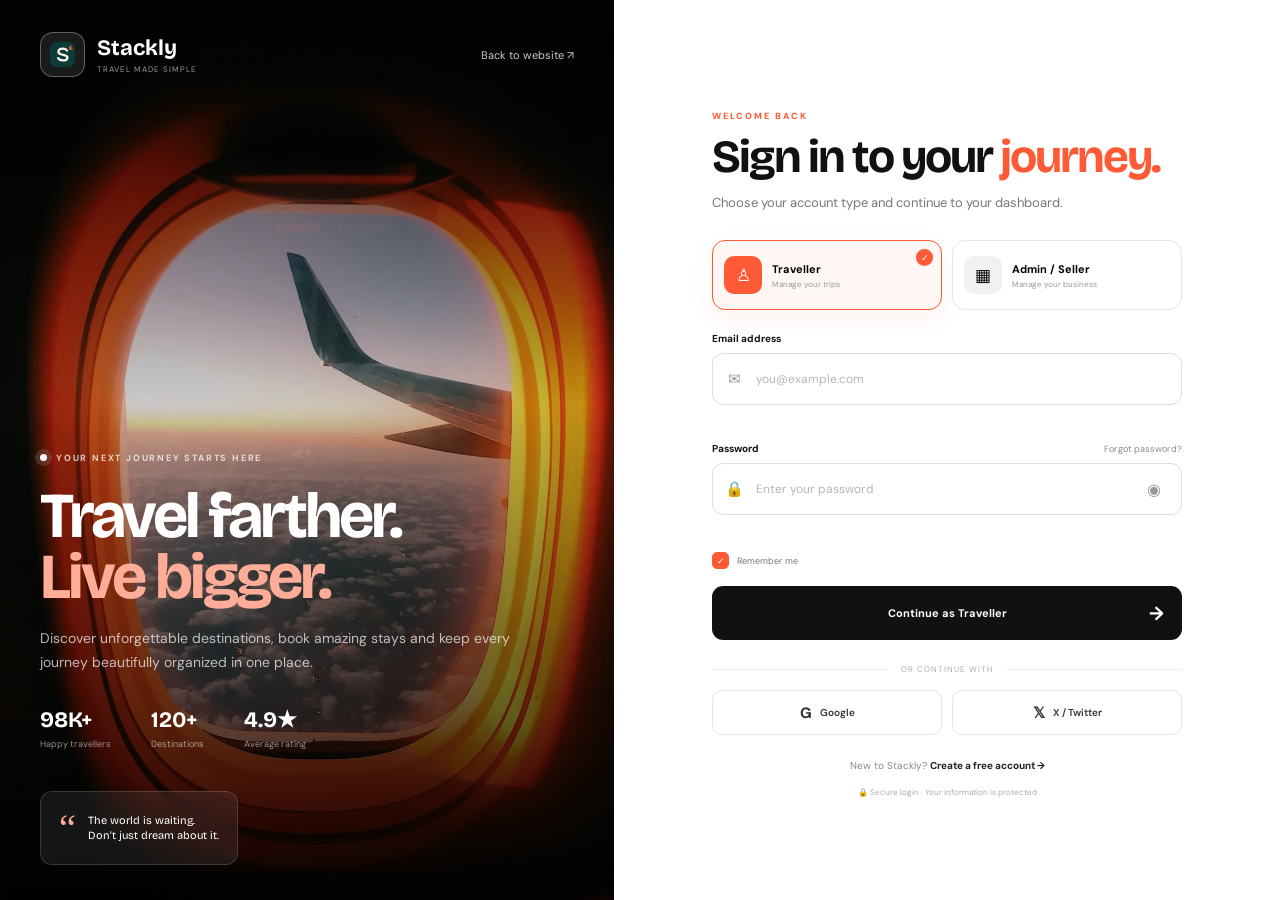
<file: login.html>
<!DOCTYPE html>
<html lang="en">

<head>
    <meta charset="UTF-8">
    <meta name="viewport" content="width=device-width, initial-scale=1.0">

    <title>Login — Stackly Travel</title>

    <link rel="icon" type="image/svg+xml" href="svg/logo.svg">

    <link rel="preconnect" href="https://fonts.googleapis.com">
    <link rel="preconnect" href="https://fonts.gstatic.com" crossorigin>

    <link
        href="https://fonts.googleapis.com/css2?family=Bricolage+Grotesque:opsz,wght@12..96,400;12..96,500;12..96,600;12..96,700;12..96,800&family=DM+Sans:opsz,wght@9..40,400;9..40,500;9..40,600;9..40,700&display=swap"
        rel="stylesheet">

    <style>

        * {
            margin: 0;
            padding: 0;
            box-sizing: border-box;
        }

        :root {
            --black: #111111;
            --white: #ffffff;
            --gray: #777777;
            --border: #e5e5e5;
            --orange: #ff5a36;
            --error: #d93025;
            --success: #168447;
        }

        body {
            min-height: 100vh;
            font-family: "DM Sans", sans-serif;
            background: #fff;
            color: #111;
        }

        button,
        input {
            font: inherit;
        }


        /* =====================================================
           MAIN
        ===================================================== */

        .login-page {
            min-height: 100vh;
            display: grid;
            grid-template-columns: 48% 52%;
            overflow: hidden;
        }


        /* =====================================================
           LEFT SIDE
        ===================================================== */

        .login-visual {
            position: relative;
            min-height: 100vh;
            overflow: hidden;
            color: #fff;
        }

        .visual-image {
            position: absolute;
            inset: 0;

            background-image: url("img/blog-1.webp");
            background-size: cover;
            background-position: center;

            animation: zoomImage 14s ease-in-out infinite alternate;
        }

        @keyframes zoomImage {

            from {
                transform: scale(1.04);
            }

            to {
                transform: scale(1.12);
            }

        }

        .visual-overlay {
            position: absolute;
            inset: 0;

            background:
                linear-gradient(
                    180deg,
                    rgba(0,0,0,.75),
                    rgba(0,0,0,.18) 45%,
                    rgba(0,0,0,.85)
                );
        }


        /* =====================================================
           BRAND
        ===================================================== */

        .visual-header {
            position: relative;
            z-index: 2;

            padding: 32px 40px;

            display: flex;
            align-items: center;
            justify-content: space-between;
        }

        .brand {
            display: flex;
            align-items: center;
            gap: 12px;

            color: #fff;
            text-decoration: none;
        }

        .brand-logo {
            width: 45px;
            height: 45px;

            display: grid;
            place-items: center;

            border: 1px solid rgba(255,255,255,.3);
            border-radius: 13px;

            background: rgba(255,255,255,.1);
            backdrop-filter: blur(12px);
        }

        .brand-logo img {
            width: 27px;
            height: 27px;
        }

        .brand-name {
            display: flex;
            flex-direction: column;
        }

        .brand-name strong {
            font-family: "Bricolage Grotesque", sans-serif;
            font-size: 22px;
        }

        .brand-name small {
            margin-top: 3px;

            color: rgba(255,255,255,.6);

            font-size: 8px;
            letter-spacing: 1px;
            text-transform: uppercase;
        }

        .back-website {
            color: rgba(255,255,255,.8);

            font-size: 11px;

            text-decoration: none;

            transition: .3s ease;
        }

        .back-website:hover {
            color: #fff;
            transform: translateX(3px);
        }


        /* =====================================================
           VISUAL CONTENT
        ===================================================== */

        .visual-content {
            position: absolute;

            z-index: 2;

            left: 40px;
            right: 40px;
            bottom: 150px;
        }

        .eyebrow {
            display: flex;
            align-items: center;
            gap: 9px;

            color: rgba(255,255,255,.75);

            font-size: 9px;
            font-weight: 700;

            letter-spacing: 1.8px;
        }

        .eyebrow-dot {
            width: 7px;
            height: 7px;

            border-radius: 50%;

            background: #fff;

            box-shadow:
                0 0 0 5px rgba(255,255,255,.12);
        }

        .visual-content h2 {
            margin-top: 22px;

            font-family: "Bricolage Grotesque", sans-serif;

            font-size: clamp(48px, 5vw, 72px);

            line-height: .95;

            letter-spacing: -3px;
        }

        .visual-content h2 span {
            color: #ffad98;
        }

        .visual-description {
            max-width: 470px;

            margin-top: 20px;

            color: rgba(255,255,255,.7);

            font-size: 14px;
            line-height: 1.7;
        }


        /* =====================================================
           STATS
        ===================================================== */

        .stats {
            display: flex;
            gap: 40px;

            margin-top: 32px;
        }

        .stat {
            display: flex;
            flex-direction: column;
        }

        .stat strong {
            font-family: "Bricolage Grotesque", sans-serif;
            font-size: 22px;
        }

        .stat span {
            margin-top: 5px;

            color: rgba(255,255,255,.55);

            font-size: 9px;
        }


        /* =====================================================
           QUOTE
        ===================================================== */

        .visual-bottom {
            position: absolute;

            z-index: 2;

            left: 40px;
            bottom: 35px;
        }

        .quote {
            display: flex;
            align-items: center;
            gap: 12px;

            padding: 14px 18px;

            border: 1px solid rgba(255,255,255,.15);
            border-radius: 12px;

            background: rgba(255,255,255,.08);
            backdrop-filter: blur(15px);
        }

        .quote-mark {
            color: #ffad98;

            font-family: Georgia, serif;

            font-size: 38px;
        }

        .quote p {
            font-family: "Bricolage Grotesque", sans-serif;

            font-size: 11px;
            line-height: 1.4;
        }


        /* =====================================================
           RIGHT PANEL
        ===================================================== */

        .login-panel {
            min-height: 100vh;

            display: flex;
            align-items: center;
            justify-content: center;

            background: #fff;
        }

        .login-container {
            width: min(470px, calc(100% - 80px));

            padding: 45px 0;
        }


        /* =====================================================
           HEADING
        ===================================================== */

        .welcome {
            display: inline-block;

            margin-bottom: 12px;

            color: var(--orange);

            font-size: 9px;
            font-weight: 800;

            letter-spacing: 2px;
        }

        .login-heading h1 {
            font-family: "Bricolage Grotesque", sans-serif;

            font-size: 46px;

            line-height: .98;

            letter-spacing: -2px;
        }

        .login-heading h1 span {
            color: var(--orange);
        }

        .login-heading p {
            margin-top: 14px;
            margin-bottom: 27px;

            color: var(--gray);

            font-size: 13px;
            line-height: 1.6;
        }


        /* =====================================================
           ROLE CARDS
        ===================================================== */

        .role-selector {
            display: grid;

            grid-template-columns: 1fr 1fr;

            gap: 10px;

            margin-bottom: 22px;
        }

        .role-card {
            position: relative;

            min-height: 70px;

            display: flex;
            align-items: center;

            gap: 10px;

            padding: 11px;

            border: 1px solid var(--border);
            border-radius: 13px;

            background: #fff;

            cursor: pointer;

            text-align: left;

            transition: .25s ease;
        }

        .role-card:hover {
            transform: translateY(-2px);

            box-shadow:
                0 10px 25px rgba(0,0,0,.06);
        }

        .role-card.active {
            border-color: var(--orange);

            background: #fff7f4;

            box-shadow:
                0 8px 25px rgba(255,90,54,.08);
        }

        .role-icon {
            width: 38px;
            height: 38px;

            display: grid;
            place-items: center;

            flex-shrink: 0;

            border-radius: 10px;

            background: #f1f1f1;

            font-size: 17px;

            transition: .25s ease;
        }

        .role-card.active .role-icon {
            color: #fff;

            background: var(--orange);
        }

        .role-info {
            display: flex;
            flex-direction: column;
        }

        .role-info strong {
            font-size: 11px;
            font-weight: 700;
        }

        .role-info small {
            margin-top: 3px;

            color: #999;

            font-size: 8px;
        }

        .role-check {
            position: absolute;

            top: 8px;
            right: 8px;

            width: 17px;
            height: 17px;

            display: grid;
            place-items: center;

            border-radius: 50%;

            background: var(--orange);

            color: #fff;

            font-size: 9px;

            opacity: 0;

            transform: scale(.5);

            transition: .25s ease;
        }

        .role-card.active .role-check {
            opacity: 1;
            transform: scale(1);
        }


        /* =====================================================
           FORM
        ===================================================== */

        .form-group {
            margin-bottom: 18px;
        }

        .form-group label {
            display: block;

            margin-bottom: 8px;

            font-size: 10px;
            font-weight: 700;
        }

        .label-row {
            display: flex;

            justify-content: space-between;
            align-items: center;
        }

        .label-row a {
            margin-bottom: 8px;

            color: #888;

            font-size: 9px;

            text-decoration: none;
        }

        .label-row a:hover {
            color: var(--orange);
        }


        /* =====================================================
           INPUT
        ===================================================== */

        .input-container {
            position: relative;

            height: 52px;

            display: flex;
            align-items: center;

            border: 1px solid #ddd;

            border-radius: 11px;

            background: #fff;

            transition: .25s ease;
        }

        .input-container:focus-within {
            border-color: var(--orange);

            box-shadow:
                0 0 0 4px rgba(255,90,54,.08);
        }

        .input-container.invalid {
            border-color: var(--error);

            background: #fffafa;
        }

        .input-container.valid {
            border-color: var(--success);
        }

        .input-icon {
            width: 48px;

            display: grid;
            place-items: center;

            color: #999;

            font-size: 15px;
        }

        .input-container input {
            width: 100%;
            height: 100%;

            padding-right: 45px;

            border: 0;
            outline: 0;

            background: transparent;

            color: #222;

            font-size: 12px;
        }

        .input-container input::placeholder {
            color: #b5b5b5;
        }


        /* =====================================================
           PASSWORD TOGGLE
        ===================================================== */

        .password-toggle {
            position: absolute;

            right: 12px;

            width: 30px;
            height: 30px;

            border: 0;

            background: transparent;

            color: #999;

            cursor: pointer;
        }

        .password-toggle:hover {
            color: #222;
        }


        /* =====================================================
           INLINE ERROR
        ===================================================== */

        .field-error {
            display: block;

            margin-top: 6px;

            min-height: 13px;

            color: var(--error);

            font-size: 9px;

            font-weight: 600;
        }


        .login-error {
            display: none;

            padding: 10px 12px;

            margin-bottom: 13px;

            border: 1px solid #f0d0cd;

            border-radius: 9px;

            background: #fff6f5;

            color: var(--error);

            font-size: 9px;
        }

        .login-error.show {
            display: block;

            animation: shake .3s ease;
        }

        @keyframes shake {

            0%,
            100% {
                transform: translateX(0);
            }

            25% {
                transform: translateX(-4px);
            }

            75% {
                transform: translateX(4px);
            }

        }


        /* =====================================================
           REMEMBER
        ===================================================== */

        .form-options {
            margin-bottom: 17px;
        }

        .remember {
            display: flex;

            align-items: center;

            gap: 8px;

            color: #777;

            font-size: 9px;

            cursor: pointer;
        }

        .remember input {
            position: absolute;

            opacity: 0;
        }

        .checkbox {
            width: 17px;
            height: 17px;

            display: grid;
            place-items: center;

            border: 1px solid #ddd;

            border-radius: 5px;

            color: transparent;

            font-size: 9px;
        }

        .remember input:checked + .checkbox {
            border-color: var(--orange);

            background: var(--orange);

            color: #fff;
        }


        /* =====================================================
           LOGIN BUTTON
        ===================================================== */

        .login-button {
            position: relative;

            width: 100%;
            height: 54px;

            display: flex;

            align-items: center;
            justify-content: center;

            border: 0;

            border-radius: 11px;

            background: var(--black);

            color: #fff;

            font-size: 11px;

            font-weight: 700;

            cursor: pointer;

            transition: .25s ease;
        }

        .login-button:hover {
            background: var(--orange);

            transform: translateY(-2px);

            box-shadow:
                0 12px 28px rgba(255,90,54,.2);
        }

        .login-button.loading {
            pointer-events: none;

            opacity: .7;
        }

        .button-arrow {
            position: absolute;

            right: 18px;

            font-size: 19px;

            transition: .25s ease;
        }

        .login-button:hover .button-arrow {
            transform: translateX(4px);
        }


        /* =====================================================
           DIVIDER
        ===================================================== */

        .divider {
            display: flex;

            align-items: center;

            gap: 13px;

            margin: 24px 0 16px;

            color: #aaa;

            font-size: 8px;

            text-transform: uppercase;

            letter-spacing: 1px;
        }

        .divider::before,
        .divider::after {
            content: "";

            height: 1px;

            flex: 1;

            background: #eee;
        }


        /* =====================================================
           SOCIAL
        ===================================================== */

        .social-login {
            display: grid;

            grid-template-columns: 1fr 1fr;

            gap: 10px;
        }

        .social-button {
            height: 45px;

            display: flex;

            align-items: center;
            justify-content: center;

            gap: 8px;

            border: 1px solid #e4e4e4;

            border-radius: 10px;

            background: #fff;

            color: #333;

            font-size: 10px;

            font-weight: 600;

            cursor: pointer;

            transition: .25s ease;
        }

        .social-button:hover {
            background: #fafafa;

            border-color: #ccc;

            transform: translateY(-1px);
        }

        .google {
            font-size: 15px;
            font-weight: 800;
        }

        .twitter {
            font-size: 15px;
        }


        /* =====================================================
           REGISTER
        ===================================================== */

        .register {
            margin-top: 24px;

            text-align: center;

            color: #888;

            font-size: 10px;
        }

        .register a {
            color: #222;

            font-weight: 700;

            text-decoration: none;
        }

        .register a:hover {
            color: var(--orange);
        }


        /* =====================================================
           SECURITY
        ===================================================== */

        .secure {
            display: flex;

            justify-content: center;

            margin-top: 15px;

            color: #aaa;

            font-size: 8px;
        }


        /* =====================================================
           MOBILE
        ===================================================== */

        @media (max-width: 760px) {

            .login-page {
                display: block;
            }

            .login-visual {
                display: none;
            }

            .login-panel {
                min-height: 100vh;

                display: block;
            }

            .login-container {
                width: calc(100% - 34px);

                max-width: 500px;

                margin: auto;

                padding: 35px 0;
            }

            .mobile-brand {
                display: flex;

                align-items: center;

                gap: 9px;

                margin-bottom: 38px;

                color: #111;

                text-decoration: none;
            }

            .mobile-logo {
                width: 40px;
                height: 40px;

                display: grid;

                place-items: center;

                border-radius: 11px;

                background: #111;
            }

            .mobile-logo img {
                width: 24px;
                height: 24px;
            }

            .mobile-brand strong {
                font-family: "Bricolage Grotesque", sans-serif;

                font-size: 20px;
            }

            .mobile-brand small {
                display: block;

                color: #999;

                font-size: 8px;

                text-transform: uppercase;
            }

            .login-heading h1 {
                font-size: 38px;
            }

            .role-selector {
                grid-template-columns: 1fr;
            }

            .social-login {
                grid-template-columns: 1fr;
            }

        }


        @media (min-width: 761px) {

            .mobile-brand {
                display: none;
            }

        }


        @media (max-width: 400px) {

            .login-container {
                width: calc(100% - 26px);
            }

            .login-heading h1 {
                font-size: 34px;
            }

        }

    </style>
</head>


<body>


    <main class="login-page">


        <!-- =================================================
             LEFT TRAVEL VISUAL
        ================================================== -->

        <section class="login-visual">

            <div class="visual-image"></div>

            <div class="visual-overlay"></div>


            <header class="visual-header">

                <a href="index.html" class="brand">

                    <span class="brand-logo">

                        <img
                            src="svg/logo.svg"
                            alt="Stackly"
                        >

                    </span>


                    <span class="brand-name">

                        <strong>
                            Stackly
                        </strong>

                        <small>
                            Travel made simple
                        </small>

                    </span>

                </a>


                <a
                    href="index.html"
                    class="back-website"
                >
                    Back to website ↗
                </a>

            </header>


            <div class="visual-content">

                <span class="eyebrow">

                    <span class="eyebrow-dot"></span>

                    YOUR NEXT JOURNEY STARTS HERE

                </span>


                <h2>

                    Travel farther.
                    <br>

                    <span>Live bigger.</span>

                </h2>


                <p class="visual-description">

                    Discover unforgettable destinations,
                    book amazing stays and keep every journey
                    beautifully organized in one place.

                </p>


                <div class="stats">

                    <div class="stat">

                        <strong>
                            98K+
                        </strong>

                        <span>
                            Happy travellers
                        </span>

                    </div>


                    <div class="stat">

                        <strong>
                            120+
                        </strong>

                        <span>
                            Destinations
                        </span>

                    </div>


                    <div class="stat">

                        <strong>
                            4.9★
                        </strong>

                        <span>
                            Average rating
                        </span>

                    </div>

                </div>

            </div>


            <div class="visual-bottom">

                <div class="quote">

                    <span class="quote-mark">
                        “
                    </span>

                    <p>
                        The world is waiting.
                        <br>
                        Don't just dream about it.
                    </p>

                </div>

            </div>

        </section>



        <!-- =================================================
             LOGIN PANEL
        ================================================== -->

        <section class="login-panel">

            <div class="login-container">


                <!-- Mobile logo -->

                <a
                    href="index.html"
                    class="mobile-brand"
                >

                    <span class="mobile-logo">

                        <img
                            src="svg/logo.svg"
                            alt="Stackly"
                        >

                    </span>


                    <span>

                        <strong>
                            Stackly
                        </strong>

                        <small>
                            Travel
                        </small>

                    </span>

                </a>



                <!-- Heading -->

                <div class="login-heading">

                    <span class="welcome">
                        WELCOME BACK
                    </span>


                    <h1>

                        Sign in to your
                        <span>journey.</span>

                    </h1>


                    <p>
                        Choose your account type and continue
                        to your dashboard.
                    </p>

                </div>



                <!-- Role selector -->

                <div class="role-selector">


                    <button
                        type="button"
                        class="role-card active"
                        data-role="user"
                    >

                        <span class="role-icon">
                            ♙
                        </span>


                        <span class="role-info">

                            <strong>
                                Traveller
                            </strong>

                            <small>
                                Manage your trips
                            </small>

                        </span>


                        <span class="role-check">
                            ✓
                        </span>

                    </button>



                    <button
                        type="button"
                        class="role-card"
                        data-role="admin"
                    >

                        <span class="role-icon">
                            ▦
                        </span>


                        <span class="role-info">

                            <strong>
                                Admin / Seller
                            </strong>

                            <small>
                                Manage your business
                            </small>

                        </span>


                        <span class="role-check">
                            ✓
                        </span>

                    </button>

                </div>



                <!-- Form -->

                <form
                    id="loginForm"
                    novalidate
                >


                    <!-- EMAIL -->

                    <div class="form-group">

                        <label for="email">
                            Email address
                        </label>


                        <div
                            class="input-container"
                            id="emailContainer"
                        >

                            <span class="input-icon">
                                ✉
                            </span>


                            <input
                                id="email"
                                type="email"
                                placeholder="you@example.com"
                                autocomplete="email"
                            >

                        </div>


                        <span
                            class="field-error"
                            id="emailError"
                        ></span>

                    </div>



                    <!-- PASSWORD -->

                    <div class="form-group">

                        <div class="label-row">

                            <label for="password">
                                Password
                            </label>


                            <!-- Goes to 404 -->

                            <a href="404.html">
                                Forgot password?
                            </a>

                        </div>


                        <div
                            class="input-container"
                            id="passwordContainer"
                        >

                            <span class="input-icon">
                                🔒
                            </span>


                            <input
                                id="password"
                                type="password"
                                placeholder="Enter your password"
                                autocomplete="current-password"
                            >


                            <button
                                type="button"
                                class="password-toggle"
                                id="passwordToggle"
                                aria-label="Show password"
                            >
                                ◉
                            </button>

                        </div>


                        <span
                            class="field-error"
                            id="passwordError"
                        ></span>

                    </div>



                    <!-- REMEMBER -->

                    <div class="form-options">

                        <label class="remember">

                            <input
                                type="checkbox"
                                checked
                            >

                            <span class="checkbox">
                                ✓
                            </span>

                            Remember me

                        </label>

                    </div>



                    <!-- ERROR -->

                    <div
                        class="login-error"
                        id="loginError"
                    ></div>



                    <!-- LOGIN -->

                    <button
                        type="submit"
                        class="login-button"
                        id="loginButton"
                    >

                        <span id="buttonText">
                            Continue as Traveller
                        </span>

                        <span class="button-arrow">
                            →
                        </span>

                    </button>

                </form>



                <!-- DIVIDER -->

                <div class="divider">

                    <span>
                        or continue with
                    </span>

                </div>



                <!-- SOCIAL BUTTONS -->

                <div class="social-login">


                    <!-- Goes to 404 -->

                    <button
                        type="button"
                        class="social-button"
                        onclick="window.location.href='404.html'"
                    >

                        <span class="google">
                            G
                        </span>

                        Google

                    </button>


                    <!-- Goes to 404 -->

                    <button
                        type="button"
                        class="social-button"
                        onclick="window.location.href='404.html'"
                    >

                        <span class="twitter">
                            𝕏
                        </span>

                        X / Twitter

                    </button>

                </div>



                <!-- REGISTER -->

                <p class="register">

                    New to Stackly?

                    <a href="404.html">
                        Create a free account →
                    </a>

                </p>



                <div class="secure">

                    🔒 Secure login · Your information is protected

                </div>


            </div>

        </section>

    </main>



    <script>

        /* =====================================================
           STACKLY LOGIN
           
           ANY VALID EMAIL IS ACCEPTED.
           
           PASSWORD CAN BE ANYTHING WITH 6+ CHARACTERS.
           
           USER  -> client-dashboard.html
           ADMIN -> admin-dashboard.html
        ===================================================== */


        document.addEventListener(
            "DOMContentLoaded",
            function () {


                const form =
                    document.getElementById("loginForm");


                const email =
                    document.getElementById("email");


                const password =
                    document.getElementById("password");


                const emailError =
                    document.getElementById("emailError");


                const passwordError =
                    document.getElementById("passwordError");


                const emailContainer =
                    document.getElementById("emailContainer");


                const passwordContainer =
                    document.getElementById("passwordContainer");


                const loginError =
                    document.getElementById("loginError");


                const passwordToggle =
                    document.getElementById("passwordToggle");


                const loginButton =
                    document.getElementById("loginButton");


                const buttonText =
                    document.getElementById("buttonText");


                const roles =
                    document.querySelectorAll(".role-card");


                let selectedRole = "user";



                /* =================================================
                   ROLE SWITCH
                ================================================== */

                roles.forEach(function (role) {

                    role.addEventListener(
                        "click",
                        function () {


                            roles.forEach(function (item) {

                                item.classList.remove(
                                    "active"
                                );

                            });


                            role.classList.add(
                                "active"
                            );


                            selectedRole =
                                role.dataset.role;


                            clearErrors();


                            if (
                                selectedRole === "admin"
                            ) {

                                buttonText.textContent =
                                    "Continue as Admin / Seller";

                            } else {

                                buttonText.textContent =
                                    "Continue as Traveller";

                            }

                        }
                    );

                });



                /* =================================================
                   PASSWORD SHOW / HIDE
                ================================================== */

                passwordToggle.addEventListener(
                    "click",
                    function () {

                        if (
                            password.type === "password"
                        ) {

                            password.type = "text";

                            passwordToggle.setAttribute(
                                "aria-label",
                                "Hide password"
                            );

                        } else {

                            password.type = "password";

                            passwordToggle.setAttribute(
                                "aria-label",
                                "Show password"
                            );

                        }

                    }
                );



                /* =================================================
                   EMAIL VALIDATION
                ================================================== */

                function validateEmail() {

                    const value =
                        email.value.trim();


                    emailError.textContent = "";

                    emailContainer.classList.remove(
                        "invalid",
                        "valid"
                    );


                    if (value === "") {

                        emailError.textContent =
                            "Please enter your email address.";

                        emailContainer.classList.add(
                            "invalid"
                        );

                        return false;

                    }


                    const emailPattern =
                        /^[^\s@]+@[^\s@]+\.[^\s@]+$/;


                    if (
                        !emailPattern.test(value)
                    ) {

                        emailError.textContent =
                            "Please enter a valid email address.";

                        emailContainer.classList.add(
                            "invalid"
                        );

                        return false;

                    }


                    emailContainer.classList.add(
                        "valid"
                    );


                    return true;

                }



                /* =================================================
                   PASSWORD VALIDATION
                ================================================== */

                function validatePassword() {

                    const value =
                        password.value;


                    passwordError.textContent = "";

                    passwordContainer.classList.remove(
                        "invalid",
                        "valid"
                    );


                    if (value === "") {

                        passwordError.textContent =
                            "Please enter your password.";

                        passwordContainer.classList.add(
                            "invalid"
                        );

                        return false;

                    }


                    if (value.length < 6) {

                        passwordError.textContent =
                            "Password must contain at least 6 characters.";

                        passwordContainer.classList.add(
                            "invalid"
                        );

                        return false;

                    }


                    passwordContainer.classList.add(
                        "valid"
                    );


                    return true;

                }



                /* =================================================
                   CLEAR ERRORS
                ================================================== */

                function clearErrors() {

                    emailError.textContent = "";

                    passwordError.textContent = "";

                    loginError.textContent = "";

                    loginError.classList.remove(
                        "show"
                    );


                    emailContainer.classList.remove(
                        "invalid",
                        "valid"
                    );


                    passwordContainer.classList.remove(
                        "invalid",
                        "valid"
                    );

                }



                /* =================================================
                   LIVE EMAIL VALIDATION
                ================================================== */

                email.addEventListener(
                    "input",
                    function () {

                        if (
                            email.value.trim() !== ""
                        ) {

                            validateEmail();

                        }

                        loginError.classList.remove(
                            "show"
                        );

                    }
                );


                email.addEventListener(
                    "blur",
                    validateEmail
                );



                /* =================================================
                   LIVE PASSWORD VALIDATION
                ================================================== */

                password.addEventListener(
                    "input",
                    function () {

                        if (
                            password.value !== ""
                        ) {

                            validatePassword();

                        }

                        loginError.classList.remove(
                            "show"
                        );

                    }
                );


                password.addEventListener(
                    "blur",
                    validatePassword
                );



                /* =================================================
                   SUBMIT
                ================================================== */

                form.addEventListener(
                    "submit",
                    function (event) {

                        event.preventDefault();


                        clearErrors();


                        const validEmail =
                            validateEmail();


                        const validPassword =
                            validatePassword();


                        /* -----------------------------------------
                           STOP IF VALIDATION FAILS
                        ----------------------------------------- */

                        if (
                            !validEmail ||
                            !validPassword
                        ) {

                            return;

                        }



                        /* -----------------------------------------
                           SAVE LOGIN INFORMATION
                        ----------------------------------------- */

                        const loginData = {

                            email:
                                email.value.trim(),

                            role:
                                selectedRole,

                            loggedIn:
                                true,

                            loginTime:
                                new Date().toISOString()

                        };


                        localStorage.setItem(
                            "stacklyUser",
                            JSON.stringify(loginData)
                        );



                        /* -----------------------------------------
                           BUTTON LOADING
                        ----------------------------------------- */

                        loginButton.classList.add(
                            "loading"
                        );


                        buttonText.textContent =
                            "Signing you in...";



                        /* -----------------------------------------
                           DASHBOARD REDIRECT
                        ----------------------------------------- */

                        setTimeout(
                            function () {


                                if (
                                    selectedRole === "admin"
                                ) {

                                    window.location.href =
                                        "admin-dashboard.html";

                                } else {

                                    window.location.href =
                                        "client-dashboard.html";

                                }


                            },
                            600
                        );

                    }
                );

            }
        );

    </script>

</body>

</html>
</file>
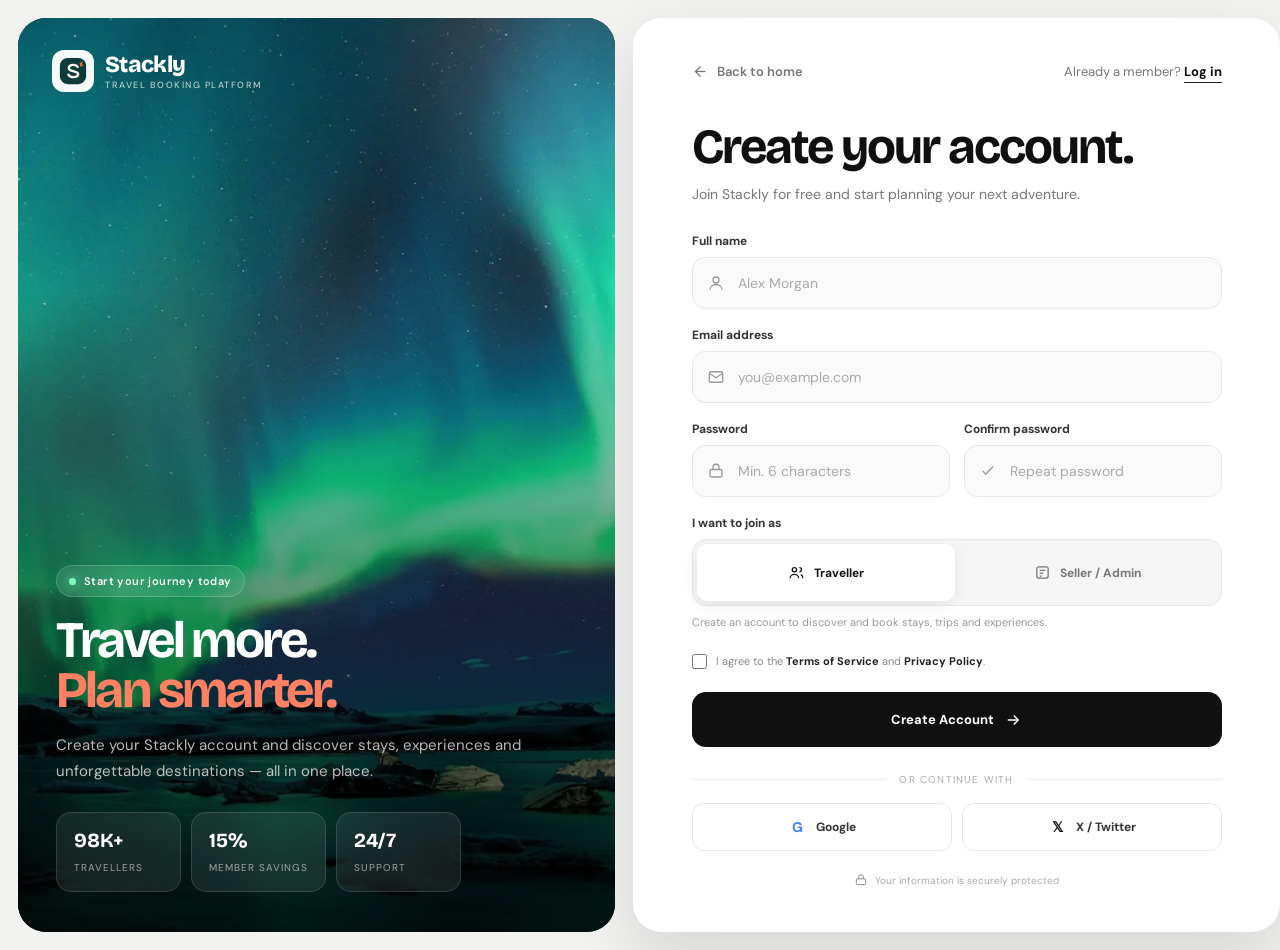
<file: register.html>
<!DOCTYPE html>
<html lang="en">
<head>
  <meta charset="UTF-8">
  <meta name="viewport" content="width=device-width, initial-scale=1.0">

  <title>Create Account — Stackly</title>
  <meta name="description" content="Create your Stackly Travel Booking Platform account.">

  <link rel="icon" type="image/svg+xml" href="svg/logo.svg">

  <link rel="preconnect" href="https://fonts.googleapis.com">
  <link rel="preconnect" href="https://fonts.gstatic.com" crossorigin>

  <link href="https://fonts.googleapis.com/css2?family=Bricolage+Grotesque:opsz,wght@12..96,400;12..96,500;12..96,600;12..96,700;12..96,800&family=DM+Sans:wght@400;500;600;700&display=swap" rel="stylesheet">

  <style>
    :root {
      --black: #101010;
      --dark: #171717;
      --dark-2: #202020;
      --white: #ffffff;
      --muted: #777777;
      --border: #e8e8e8;
      --soft: #f7f7f7;
      --accent: #ff5b35;
      --accent-dark: #e94825;
      --green: #20a36a;
      --shadow: 0 25px 70px rgba(0,0,0,.12);
    }

    * {
      margin: 0;
      padding: 0;
      box-sizing: border-box;
    }

    html {
      scroll-behavior: smooth;
    }

    body {
      min-height: 100vh;
      font-family: "DM Sans", sans-serif;
      background: #f2f2f0;
      color: var(--black);
    }

    a {
      color: inherit;
      text-decoration: none;
    }

    button,
    input {
      font: inherit;
    }

    /* =========================
       MAIN LAYOUT
    ========================= */

    .register-page {
      min-height: 100vh;
      display: grid;
      grid-template-columns: 48% 52%;
      padding: 18px;
      gap: 18px;
    }

    /* =========================
       LEFT VISUAL
    ========================= */

    .visual-panel {
      position: relative;
      min-height: calc(100vh - 36px);
      border-radius: 28px;
      overflow: hidden;
      background: #111;
      color: #fff;
      isolation: isolate;
    }

    .visual-image {
      position: absolute;
      inset: 0;
      width: 100%;
      height: 100%;
      object-fit: cover;
      z-index: -3;
      filter: saturate(.9);
    }

    .visual-overlay {
      position: absolute;
      inset: 0;
      background:
        linear-gradient(
          180deg,
          rgba(0,0,0,.15) 0%,
          rgba(0,0,0,.08) 30%,
          rgba(0,0,0,.78) 100%
        );
      z-index: -2;
    }

    .visual-glow {
      position: absolute;
      width: 360px;
      height: 360px;
      right: -150px;
      top: -150px;
      background: rgba(255,255,255,.12);
      border-radius: 50%;
      filter: blur(40px);
      z-index: -1;
    }

    .brand {
      position: absolute;
      top: 32px;
      left: 34px;
      display: flex;
      align-items: center;
      gap: 11px;
      z-index: 5;
    }

    .brand img {
      width: 42px;
      height: 42px;
      object-fit: contain;
      background: rgba(255,255,255,.96);
      border-radius: 12px;
      padding: 7px;
    }

    .brand-text {
      font-family: "Bricolage Grotesque", sans-serif;
      font-size: 23px;
      font-weight: 800;
      letter-spacing: -.7px;
    }

    .brand-text small {
      display: block;
      margin-top: 1px;
      font-family: "DM Sans", sans-serif;
      font-size: 9px;
      font-weight: 500;
      letter-spacing: 1.5px;
      text-transform: uppercase;
      opacity: .7;
    }

    .visual-content {
      position: absolute;
      left: 38px;
      right: 38px;
      bottom: 40px;
    }

    .eyebrow {
      display: inline-flex;
      align-items: center;
      gap: 8px;
      padding: 8px 12px;
      border: 1px solid rgba(255,255,255,.18);
      background: rgba(255,255,255,.1);
      backdrop-filter: blur(12px);
      border-radius: 100px;
      font-size: 11px;
      font-weight: 600;
      letter-spacing: .4px;
      margin-bottom: 18px;
    }

    .eyebrow-dot {
      width: 7px;
      height: 7px;
      border-radius: 50%;
      background: #7cffba;
      box-shadow: 0 0 12px #7cffba;
    }

    .visual-content h2 {
      max-width: 620px;
      font-family: "Bricolage Grotesque", sans-serif;
      font-size: clamp(38px, 4vw, 65px);
      line-height: .98;
      letter-spacing: -2.8px;
      font-weight: 700;
      margin-bottom: 18px;
    }

    .visual-content h2 span {
      color: #ff8062;
    }

    .visual-content > p {
      max-width: 540px;
      color: rgba(255,255,255,.72);
      font-size: 15px;
      line-height: 1.7;
      margin-bottom: 28px;
    }

    .stats {
      display: flex;
      gap: 10px;
      flex-wrap: wrap;
    }

    .stat {
      min-width: 125px;
      padding: 15px 17px;
      border: 1px solid rgba(255,255,255,.13);
      background: rgba(255,255,255,.08);
      backdrop-filter: blur(16px);
      border-radius: 15px;
    }

    .stat strong {
      display: block;
      font-family: "Bricolage Grotesque", sans-serif;
      font-size: 20px;
      margin-bottom: 3px;
    }

    .stat span {
      color: rgba(255,255,255,.58);
      font-size: 10px;
      text-transform: uppercase;
      letter-spacing: 1px;
    }

    /* =========================
       FORM PANEL
    ========================= */

    .form-panel {
      min-height: calc(100vh - 36px);
      display: flex;
      align-items: center;
      justify-content: center;
      padding: 45px 50px;
      background: #fff;
      border-radius: 28px;
      box-shadow: var(--shadow);
    }

    .register-box {
      width: 100%;
      max-width: 530px;
    }

    .top-row {
      display: flex;
      align-items: center;
      justify-content: space-between;
      gap: 15px;
      margin-bottom: 42px;
    }

    .back-home {
      display: inline-flex;
      align-items: center;
      gap: 8px;
      color: #777;
      font-size: 13px;
      font-weight: 600;
      transition: .25s ease;
    }

    .back-home svg {
      width: 17px;
      height: 17px;
      fill: none;
      stroke: currentColor;
      stroke-width: 1.8;
    }

    .back-home:hover {
      color: var(--black);
      transform: translateX(-3px);
    }

    .login-link {
      color: #777;
      font-size: 13px;
    }

    .login-link a {
      color: var(--black);
      font-weight: 700;
      border-bottom: 1px solid #222;
      padding-bottom: 2px;
    }

    .heading {
      margin-bottom: 28px;
    }

    .heading h1 {
      font-family: "Bricolage Grotesque", sans-serif;
      font-size: clamp(34px, 4vw, 49px);
      line-height: 1;
      letter-spacing: -2px;
      margin-bottom: 12px;
    }

    .heading p {
      color: var(--muted);
      font-size: 14px;
      line-height: 1.6;
    }

    /* =========================
       ERROR
    ========================= */

    .form-error {
      display: none;
      padding: 12px 14px;
      margin-bottom: 20px;
      border-radius: 11px;
      background: #fff0ee;
      border: 1px solid #ffd1ca;
      color: #c73721;
      font-size: 13px;
      line-height: 1.5;
    }

    .form-error.show {
      display: block;
    }

    /* =========================
       FIELDS
    ========================= */

    .form-field {
      margin-bottom: 18px;
    }

    .form-field label {
      display: block;
      margin-bottom: 8px;
      font-size: 12px;
      font-weight: 700;
      color: #343434;
    }

    .input-wrap {
      position: relative;
    }

    .input-icon {
      position: absolute;
      left: 15px;
      top: 50%;
      width: 18px;
      height: 18px;
      transform: translateY(-50%);
      color: #999;
      pointer-events: none;
    }

    .input-icon svg {
      width: 100%;
      height: 100%;
      fill: none;
      stroke: currentColor;
      stroke-width: 1.7;
    }

    .input-wrap input {
      width: 100%;
      height: 52px;
      border: 1px solid var(--border);
      border-radius: 13px;
      outline: none;
      padding: 0 15px 0 45px;
      background: #fafafa;
      color: #151515;
      font-size: 14px;
      transition: .25s ease;
    }

    .input-wrap input::placeholder {
      color: #aaa;
    }

    .input-wrap input:hover {
      border-color: #d5d5d5;
    }

    .input-wrap input:focus {
      border-color: var(--black);
      background: #fff;
      box-shadow: 0 0 0 4px rgba(0,0,0,.045);
    }

    .input-wrap:focus-within .input-icon {
      color: var(--black);
    }

    .field-error {
      display: none;
      margin-top: 6px;
      font-size: 11px;
      color: #e04a31;
    }

    .form-field.invalid input {
      border-color: #e04a31;
      background: #fff8f6;
    }

    .form-field.invalid .field-error {
      display: block;
    }

    .password-grid {
      display: grid;
      grid-template-columns: 1fr 1fr;
      gap: 14px;
    }

    /* =========================
       ROLE SELECT
    ========================= */

    .role-label {
      display: block;
      margin-bottom: 9px;
      font-size: 12px;
      font-weight: 700;
    }

    .role-switch {
      display: grid;
      grid-template-columns: 1fr 1fr;
      padding: 4px;
      gap: 4px;
      border: 1px solid #e8e8e8;
      border-radius: 14px;
      background: #f6f6f6;
    }

    .role-option {
      position: relative;
      min-height: 57px;
      border: 0;
      border-radius: 10px;
      background: transparent;
      color: #777;
      display: flex;
      align-items: center;
      justify-content: center;
      gap: 9px;
      cursor: pointer;
      font-size: 12px;
      font-weight: 700;
      transition: .25s ease;
    }

    .role-option svg {
      width: 17px;
      height: 17px;
      fill: none;
      stroke: currentColor;
      stroke-width: 1.8;
    }

    .role-option.active {
      color: #111;
      background: #fff;
      box-shadow: 0 4px 15px rgba(0,0,0,.08);
    }

    .role-description {
      margin-top: 8px;
      color: #999;
      font-size: 11px;
      line-height: 1.5;
    }

    /* =========================
       TERMS
    ========================= */

    .terms {
      margin: 22px 0;
    }

    .checkline {
      display: flex;
      align-items: flex-start;
      gap: 9px;
      color: #888;
      font-size: 11px;
      line-height: 1.6;
      cursor: pointer;
    }

    .checkline input {
      width: 15px;
      height: 15px;
      margin-top: 1px;
      accent-color: var(--black);
      flex: 0 0 auto;
    }

    .checkline a {
      color: #222;
      font-weight: 700;
    }

    /* =========================
       CREATE BUTTON
    ========================= */

    .create-btn {
      position: relative;
      width: 100%;
      height: 55px;
      border: 0;
      border-radius: 14px;
      background: var(--black);
      color: #fff;
      cursor: pointer;
      display: flex;
      align-items: center;
      justify-content: center;
      gap: 10px;
      font-size: 13px;
      font-weight: 700;
      overflow: hidden;
      transition: .3s ease;
    }

    .create-btn::before {
      content: "";
      position: absolute;
      inset: 0;
      background: var(--accent);
      transform: translateX(-101%);
      transition: .35s ease;
    }

    .create-btn span,
    .create-btn svg {
      position: relative;
      z-index: 2;
    }

    .create-btn svg {
      width: 18px;
      height: 18px;
      fill: none;
      stroke: currentColor;
      stroke-width: 1.8;
      transition: .3s ease;
    }

    .create-btn:hover::before {
      transform: translateX(0);
    }

    .create-btn:hover svg {
      transform: translateX(4px);
    }

    .create-btn:active {
      transform: scale(.99);
    }

    /* =========================
       DIVIDER
    ========================= */

    .divider {
      display: flex;
      align-items: center;
      gap: 13px;
      margin: 26px 0 17px;
      color: #aaa;
      font-size: 10px;
      text-transform: uppercase;
      letter-spacing: 1.2px;
    }

    .divider::before,
    .divider::after {
      content: "";
      height: 1px;
      flex: 1;
      background: #ececec;
    }

    /* =========================
       SOCIAL
    ========================= */

    .social-auth {
      display: grid;
      grid-template-columns: 1fr 1fr;
      gap: 10px;
    }

    .social-btn {
      height: 48px;
      border: 1px solid #e7e7e7;
      border-radius: 12px;
      background: #fff;
      display: flex;
      align-items: center;
      justify-content: center;
      gap: 9px;
      color: #333;
      font-size: 12px;
      font-weight: 700;
      cursor: pointer;
      transition: .25s ease;
    }

    .social-btn:hover {
      border-color: #bbb;
      background: #fafafa;
      transform: translateY(-2px);
    }

    .social-icon {
      width: 19px;
      height: 19px;
      display: flex;
      align-items: center;
      justify-content: center;
      font-size: 14px;
      font-weight: 800;
    }

    .google-icon {
      color: #4285f4;
    }

    .x-icon {
      color: #111;
    }

    .secure-note {
      display: flex;
      justify-content: center;
      align-items: center;
      gap: 7px;
      margin-top: 22px;
      color: #aaa;
      font-size: 10px;
    }

    .secure-note svg {
      width: 14px;
      height: 14px;
      fill: none;
      stroke: #888;
      stroke-width: 1.7;
    }

    /* =========================
       MOBILE
    ========================= */

    @media (max-width: 1050px) {
      .register-page {
        grid-template-columns: 43% 57%;
      }

      .form-panel {
        padding: 40px 35px;
      }

      .visual-content {
        left: 28px;
        right: 28px;
      }

      .visual-content h2 {
        font-size: 45px;
      }
    }

    @media (max-width: 800px) {
      body {
        background: #fff;
      }

      .register-page {
        display: block;
        padding: 0;
      }

      .visual-panel {
        min-height: 360px;
        border-radius: 0 0 28px 28px;
      }

      .form-panel {
        min-height: auto;
        border-radius: 0;
        box-shadow: none;
        padding: 38px 22px 50px;
      }

      .visual-content {
        bottom: 28px;
      }

      .visual-content h2 {
        font-size: 38px;
        letter-spacing: -1.8px;
      }

      .visual-content > p {
        display: none;
      }

      .stats {
        gap: 7px;
      }

      .stat {
        min-width: 100px;
        padding: 11px 12px;
      }

      .stat strong {
        font-size: 17px;
      }

      .stat span {
        font-size: 8px;
      }

      .brand {
        top: 22px;
        left: 22px;
      }

      .visual-panel {
        border-radius: 0 0 25px 25px;
      }
    }

    @media (max-width: 520px) {
      .top-row {
        margin-bottom: 32px;
      }

      .login-link {
        display: none;
      }

      .heading h1 {
        font-size: 37px;
      }

      .password-grid {
        grid-template-columns: 1fr;
        gap: 0;
      }

      .social-auth {
        grid-template-columns: 1fr;
      }

      .visual-panel {
        min-height: 330px;
      }

      .visual-content h2 {
        font-size: 34px;
      }

      .eyebrow {
        font-size: 9px;
      }
    }
  </style>
</head>

<body>

  <main class="register-page">

    <!-- =========================
         VISUAL PANEL
    ========================== -->

    <section class="visual-panel">

      <img
        src="img/dest-iceland.webp"
        alt="Northern lights over Iceland"
        class="visual-image"
      >

      <div class="visual-overlay"></div>
      <div class="visual-glow"></div>

      <a href="index.html" class="brand">
        <img src="svg/logo.svg" alt="Stackly logo">
        <div class="brand-text">
          Stackly
          <small>Travel Booking Platform</small>
        </div>
      </a>

      <div class="visual-content">

        <div class="eyebrow">
          <span class="eyebrow-dot"></span>
          Start your journey today
        </div>

        <h2>
          Travel more.<br>
          <span>Plan smarter.</span>
        </h2>

        <p>
          Create your Stackly account and discover stays, experiences
          and unforgettable destinations — all in one place.
        </p>

        <div class="stats">

          <div class="stat">
            <strong>98K+</strong>
            <span>Travellers</span>
          </div>

          <div class="stat">
            <strong>15%</strong>
            <span>Member savings</span>
          </div>

          <div class="stat">
            <strong>24/7</strong>
            <span>Support</span>
          </div>

        </div>

      </div>

    </section>


    <!-- =========================
         FORM PANEL
    ========================== -->

    <section class="form-panel">

      <div class="register-box">

        <div class="top-row">

          <a href="index.html" class="back-home">
            <svg viewBox="0 0 24 24">
              <path d="M19 12H5"></path>
              <path d="M12 19l-7-7 7-7"></path>
            </svg>
            Back to home
          </a>

          <div class="login-link">
            Already a member?
            <a href="login.html">Log in</a>
          </div>

        </div>


        <div class="heading">

          <h1>Create your account.</h1>

          <p>
            Join Stackly for free and start planning your next adventure.
          </p>

        </div>


        <div class="form-error" id="regError"></div>


        <form id="registerForm" novalidate>

          <!-- NAME -->

          <div class="form-field" id="nameField">

            <label for="rgName">
              Full name
            </label>

            <div class="input-wrap">

              <span class="input-icon">
                <svg viewBox="0 0 24 24">
                  <circle cx="12" cy="8" r="4"></circle>
                  <path d="M4 21c0-4.2 3.6-7 8-7s8 2.8 8 7"></path>
                </svg>
              </span>

              <input
                id="rgName"
                name="fullname"
                type="text"
                placeholder="Alex Morgan"
                autocomplete="name"
              >

            </div>

            <div class="field-error">
              Please enter your full name.
            </div>

          </div>


          <!-- EMAIL -->

          <div class="form-field" id="emailField">

            <label for="rgEmail">
              Email address
            </label>

            <div class="input-wrap">

              <span class="input-icon">
                <svg viewBox="0 0 24 24">
                  <rect x="3" y="5" width="18" height="14" rx="2"></rect>
                  <path d="m3 7 9 6 9-6"></path>
                </svg>
              </span>

              <input
                id="rgEmail"
                name="email"
                type="email"
                placeholder="you@example.com"
                autocomplete="email"
              >

            </div>

            <div class="field-error">
              Please enter a valid email address.
            </div>

          </div>


          <!-- PASSWORD -->

          <div class="password-grid">

            <div class="form-field" id="passwordField">

              <label for="rgPass">
                Password
              </label>

              <div class="input-wrap">

                <span class="input-icon">
                  <svg viewBox="0 0 24 24">
                    <rect x="4" y="10" width="16" height="10" rx="2"></rect>
                    <path d="M8 10V7a4 4 0 0 1 8 0v3"></path>
                  </svg>
                </span>

                <input
                  id="rgPass"
                  name="password"
                  type="password"
                  placeholder="Min. 6 characters"
                  autocomplete="new-password"
                >

              </div>

              <div class="field-error">
                Password must contain at least 6 characters.
              </div>

            </div>


            <!-- CONFIRM PASSWORD -->

            <div class="form-field" id="confirmField">

              <label for="rgPass2">
                Confirm password
              </label>

              <div class="input-wrap">

                <span class="input-icon">
                  <svg viewBox="0 0 24 24">
                    <path d="m5 12 4 4L19 6"></path>
                  </svg>
                </span>

                <input
                  id="rgPass2"
                  name="confirm"
                  type="password"
                  placeholder="Repeat password"
                  autocomplete="new-password"
                >

              </div>

              <div class="field-error">
                Passwords do not match.
              </div>

            </div>

          </div>


          <!-- ROLE -->

          <div class="form-field">

            <label class="role-label">
              I want to join as
            </label>

            <div class="role-switch">

              <button
                type="button"
                class="role-option active"
                id="userRoleBtn"
              >

                <svg viewBox="0 0 24 24">
                  <circle cx="9" cy="8" r="3"></circle>
                  <path d="M3 20c0-3.2 2.7-5.5 6-5.5s6 2.3 6 5.5"></path>
                  <path d="M16 11a3 3 0 0 0 0-6"></path>
                  <path d="M18 15c1.8.7 3 2.3 3 5"></path>
                </svg>

                Traveller

              </button>


              <button
                type="button"
                class="role-option"
                id="adminRoleBtn"
              >

                <svg viewBox="0 0 24 24">
                  <rect x="4" y="4" width="16" height="16" rx="3"></rect>
                  <path d="M8 9h8M8 13h5M8 17h3"></path>
                </svg>

                Seller / Admin

              </button>

            </div>

            <p class="role-description" id="roleDescription">
              Create an account to discover and book stays, trips and experiences.
            </p>

            <input
              type="radio"
              name="role"
              id="roleUser"
              value="user"
              checked
              hidden
            >

            <input
              type="radio"
              name="role"
              id="roleAdmin"
              value="admin"
              hidden
            >

          </div>


          <!-- TERMS -->

          <div class="terms">

            <label class="checkline">

              <input
                type="checkbox"
                id="termsCheck"
                name="terms"
              >

              <span>
                I agree to the
                <a href="404.html">Terms of Service</a>
                and
                <a href="404.html">Privacy Policy</a>.
              </span>

            </label>

          </div>


          <!-- BUTTON -->

          <button
            class="create-btn"
            type="submit"
          >

            <span>Create Account</span>

            <svg viewBox="0 0 24 24">
              <path d="M5 12h14"></path>
              <path d="m13 6 6 6-6 6"></path>
            </svg>

          </button>

        </form>


        <!-- DIVIDER -->

        <div class="divider">
          Or continue with
        </div>


        <!-- SOCIAL -->

        <div class="social-auth">

          <button
            type="button"
            class="social-btn"
          >
            <span class="social-icon google-icon">G</span>
            Google
          </button>

          <button
            type="button"
            class="social-btn"
          >
            <span class="social-icon x-icon">𝕏</span>
            X / Twitter
          </button>

        </div>


        <div class="secure-note">

          <svg viewBox="0 0 24 24">
            <rect x="4" y="10" width="16" height="10" rx="2"></rect>
            <path d="M8 10V7a4 4 0 0 1 8 0v3"></path>
          </svg>

          Your information is securely protected

        </div>

      </div>

    </section>

  </main>


  <script>
    /* =========================
       ROLE SWITCH
    ========================== */

    const userRoleBtn = document.getElementById("userRoleBtn");
    const adminRoleBtn = document.getElementById("adminRoleBtn");

    const roleUser = document.getElementById("roleUser");
    const roleAdmin = document.getElementById("roleAdmin");

    const roleDescription =
      document.getElementById("roleDescription");


    userRoleBtn.addEventListener("click", function () {

      userRoleBtn.classList.add("active");
      adminRoleBtn.classList.remove("active");

      roleUser.checked = true;
      roleAdmin.checked = false;

      roleDescription.textContent =
        "Create an account to discover and book stays, trips and experiences.";

    });


    adminRoleBtn.addEventListener("click", function () {

      adminRoleBtn.classList.add("active");
      userRoleBtn.classList.remove("active");

      roleAdmin.checked = true;
      roleUser.checked = false;

      roleDescription.textContent =
        "Create a seller account to manage destinations, bookings and travel experiences.";

    });


    /* =========================
       INLINE VALIDATION
    ========================== */

    const form = document.getElementById("registerForm");

    const nameInput = document.getElementById("rgName");
    const emailInput = document.getElementById("rgEmail");
    const passwordInput = document.getElementById("rgPass");
    const confirmInput = document.getElementById("rgPass2");
    const termsCheck = document.getElementById("termsCheck");

    const nameField = document.getElementById("nameField");
    const emailField = document.getElementById("emailField");
    const passwordField = document.getElementById("passwordField");
    const confirmField = document.getElementById("confirmField");
    const regError = document.getElementById("regError");


    function clearErrors() {

      document
        .querySelectorAll(".form-field")
        .forEach(field => field.classList.remove("invalid"));

      regError.classList.remove("show");
      regError.textContent = "";

    }


    function showError(field, message) {

      field.classList.add("invalid");

      if (!regError.classList.contains("show")) {
        regError.textContent = message;
        regError.classList.add("show");
      }

    }


    form.addEventListener("submit", function (event) {

      event.preventDefault();

      clearErrors();

      let valid = true;


      /* NAME */

      if (nameInput.value.trim().length < 2) {

        showError(
          nameField,
          "Please enter your full name."
        );

        valid = false;
      }


      /* EMAIL */

      const emailPattern =
        /^[^\s@]+@[^\s@]+\.[^\s@]+$/;

      if (!emailPattern.test(emailInput.value.trim())) {

        showError(
          emailField,
          "Please enter a valid email address."
        );

        valid = false;
      }


      /* PASSWORD */

      if (passwordInput.value.length < 6) {

        showError(
          passwordField,
          "Password must contain at least 6 characters."
        );

        valid = false;
      }


      /* CONFIRM */

      if (
        confirmInput.value === "" ||
        confirmInput.value !== passwordInput.value
      ) {

        showError(
          confirmField,
          "Passwords do not match."
        );

        valid = false;
      }


      /* TERMS */

      if (!termsCheck.checked) {

        regError.textContent =
          "Please agree to the Terms of Service and Privacy Policy.";

        regError.classList.add("show");

        valid = false;
      }


      if (!valid) {

        const firstInvalid =
          document.querySelector(".form-field.invalid");

        if (firstInvalid) {
          firstInvalid.scrollIntoView({
            behavior: "smooth",
            block: "center"
          });
        }

        return;
      }


      /* =========================
         SAVE ACCOUNT DETAILS
      ========================== */

      const name =
        nameInput.value.trim();

      const email =
        emailInput.value.trim();

      const role =
        document.querySelector(
          'input[name="role"]:checked'
        ).value;


      localStorage.setItem(
        "loggedInEmail",
        email
      );

      localStorage.setItem(
        "loggedInRole",
        role
      );

      localStorage.setItem(
        "stacklyUser",
        JSON.stringify({
          name: name,
          email: email,
          role: role
        })
      );


      /* =========================
         REDIRECT
      ========================== */

      if (role === "admin") {

        window.location.href =
          "admin-dashboard.html";

      } else {

        window.location.href =
          "client-dashboard.html";

      }

    });


    /* Remove error while typing */

    [
      nameInput,
      emailInput,
      passwordInput,
      confirmInput
    ].forEach(input => {

      input.addEventListener("input", function () {

        this
          .closest(".form-field")
          .classList.remove("invalid");

        if (
          document.querySelectorAll(
            ".form-field.invalid"
          ).length === 0
        ) {
          regError.classList.remove("show");
        }

      });

    });
  </script>

</body>
</html>
</file>
